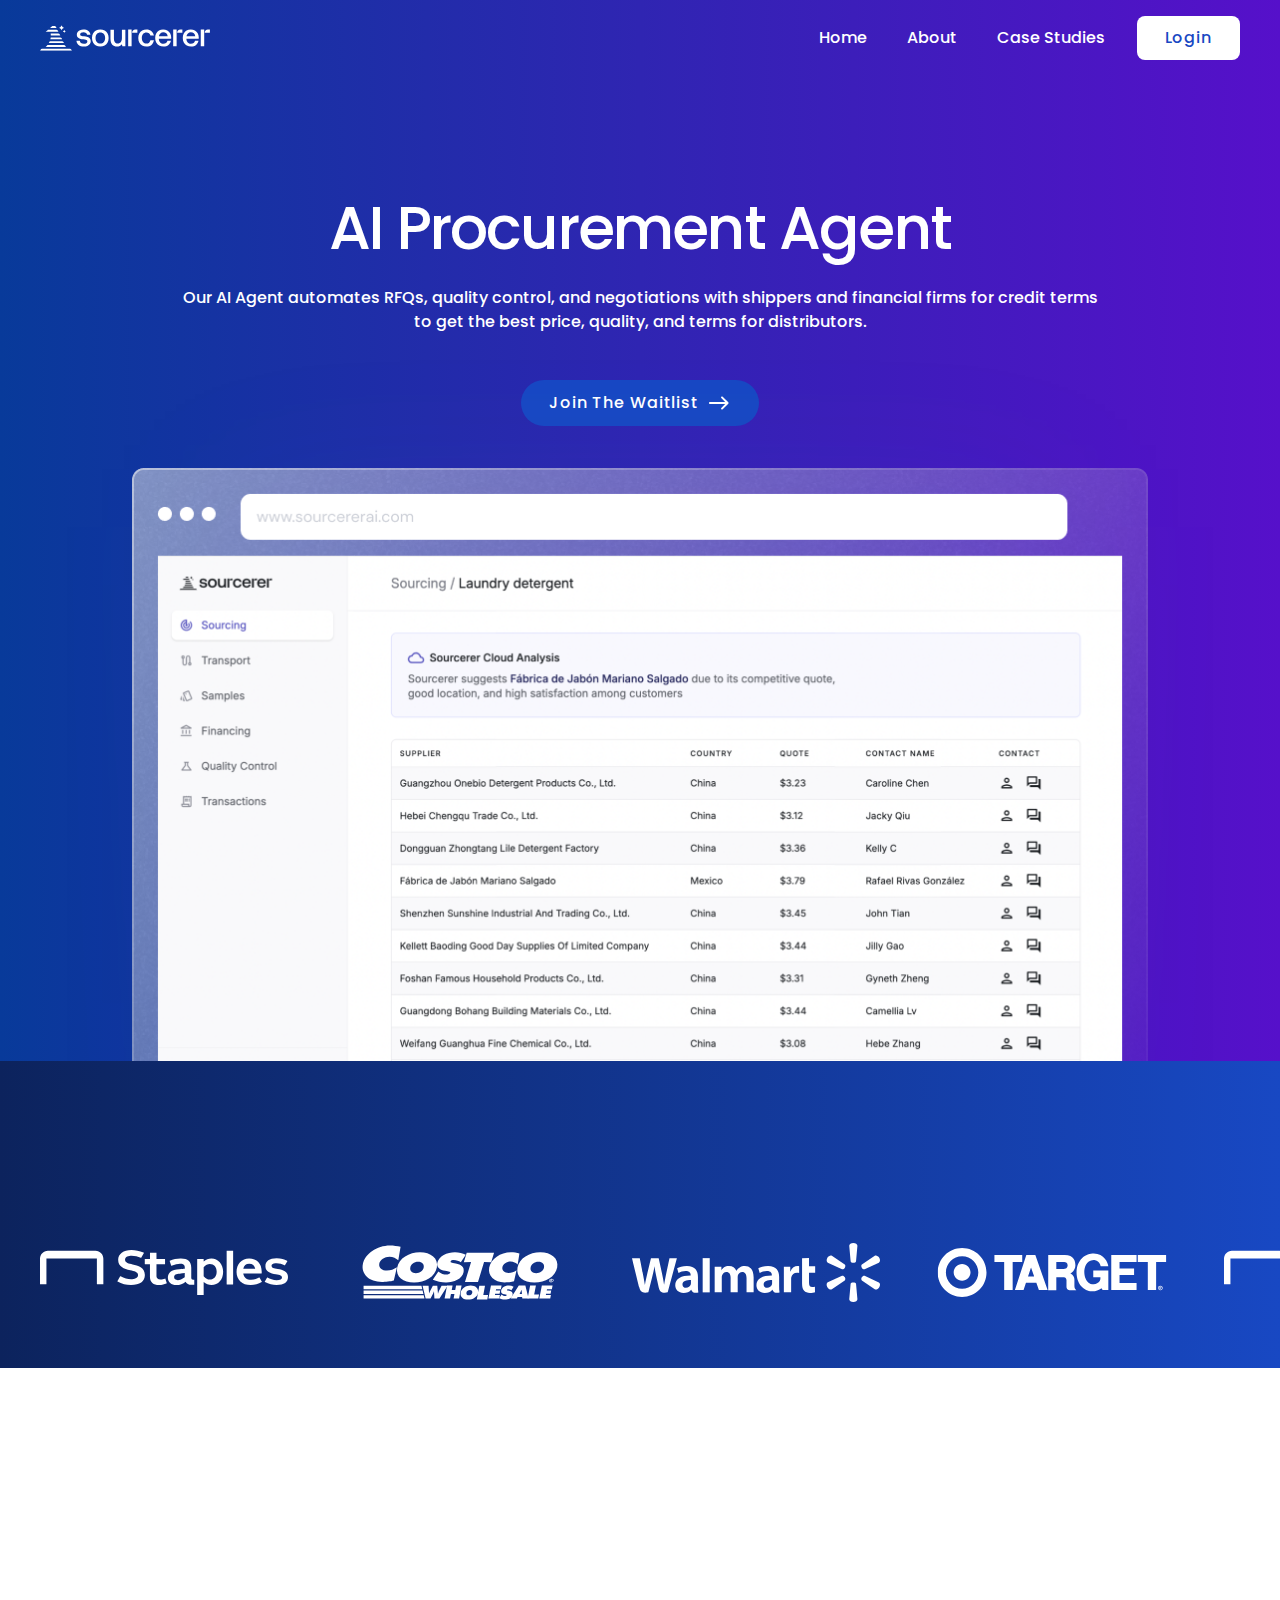
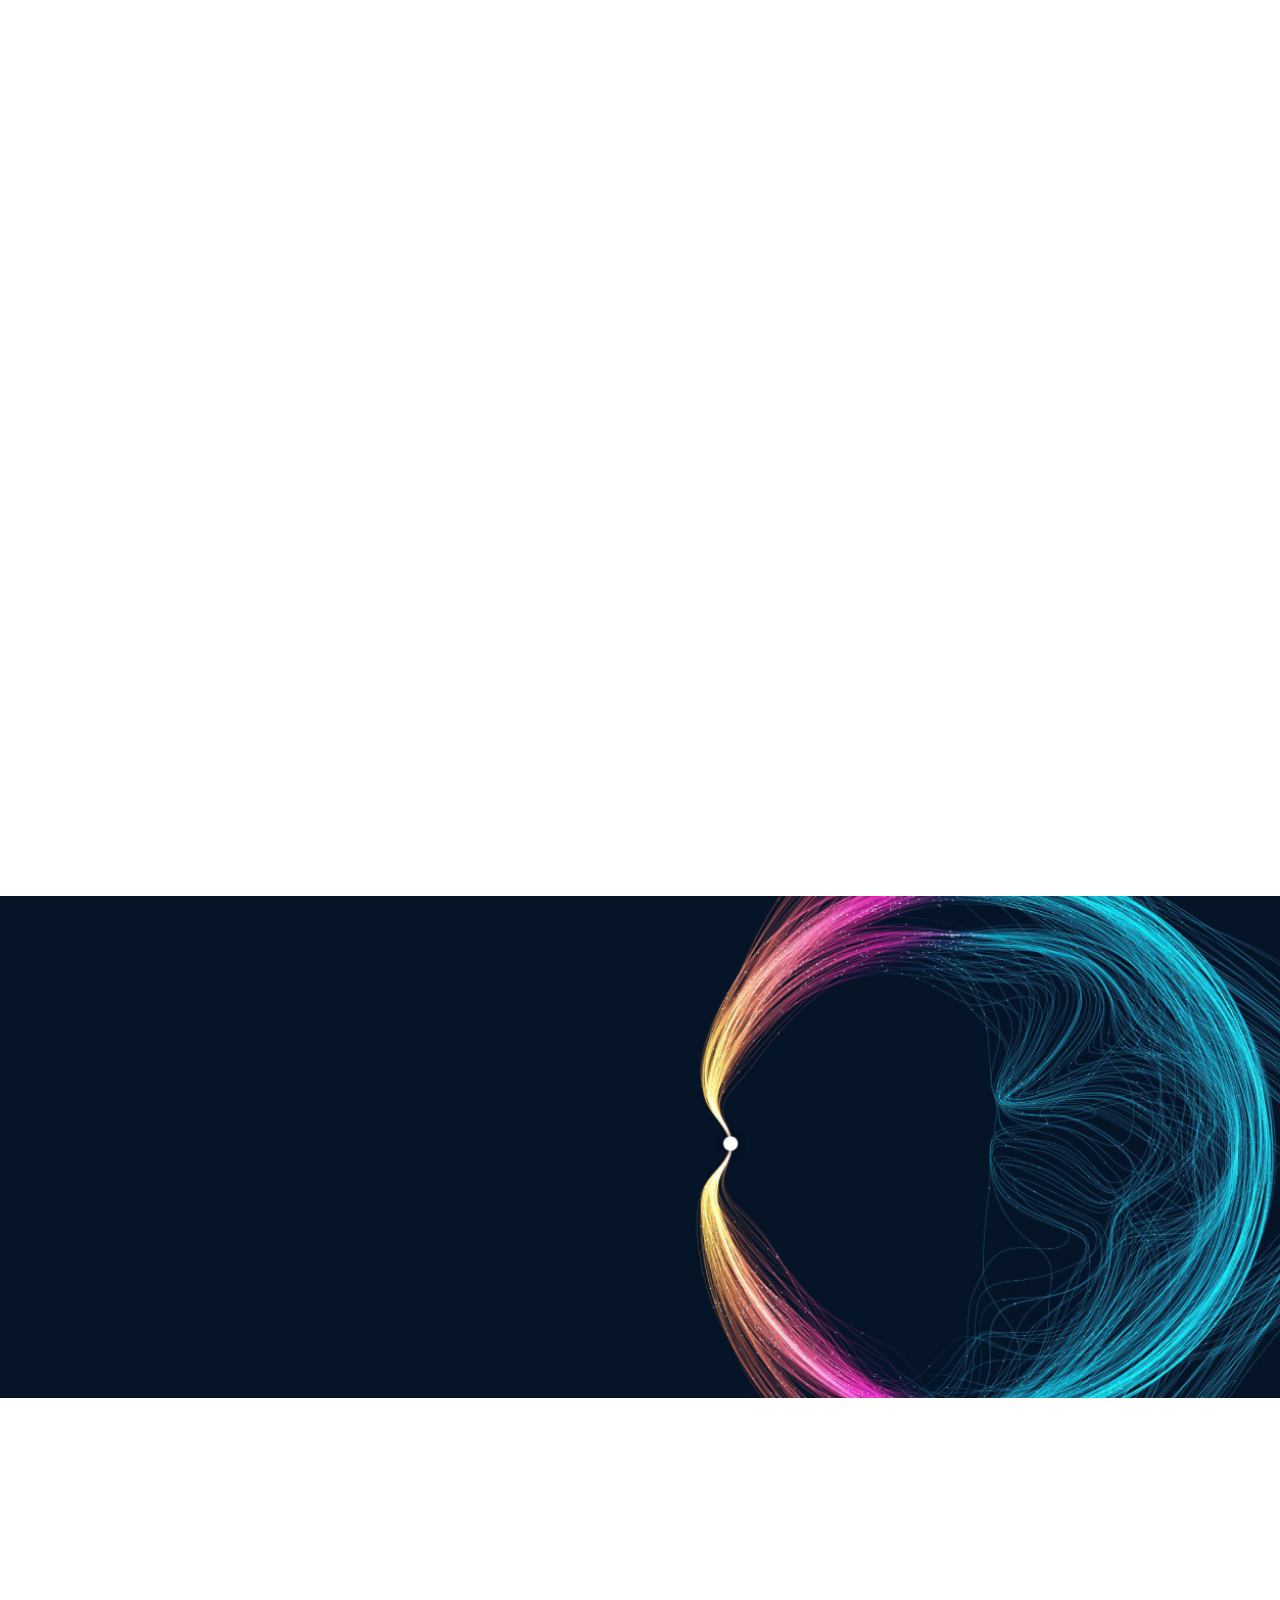
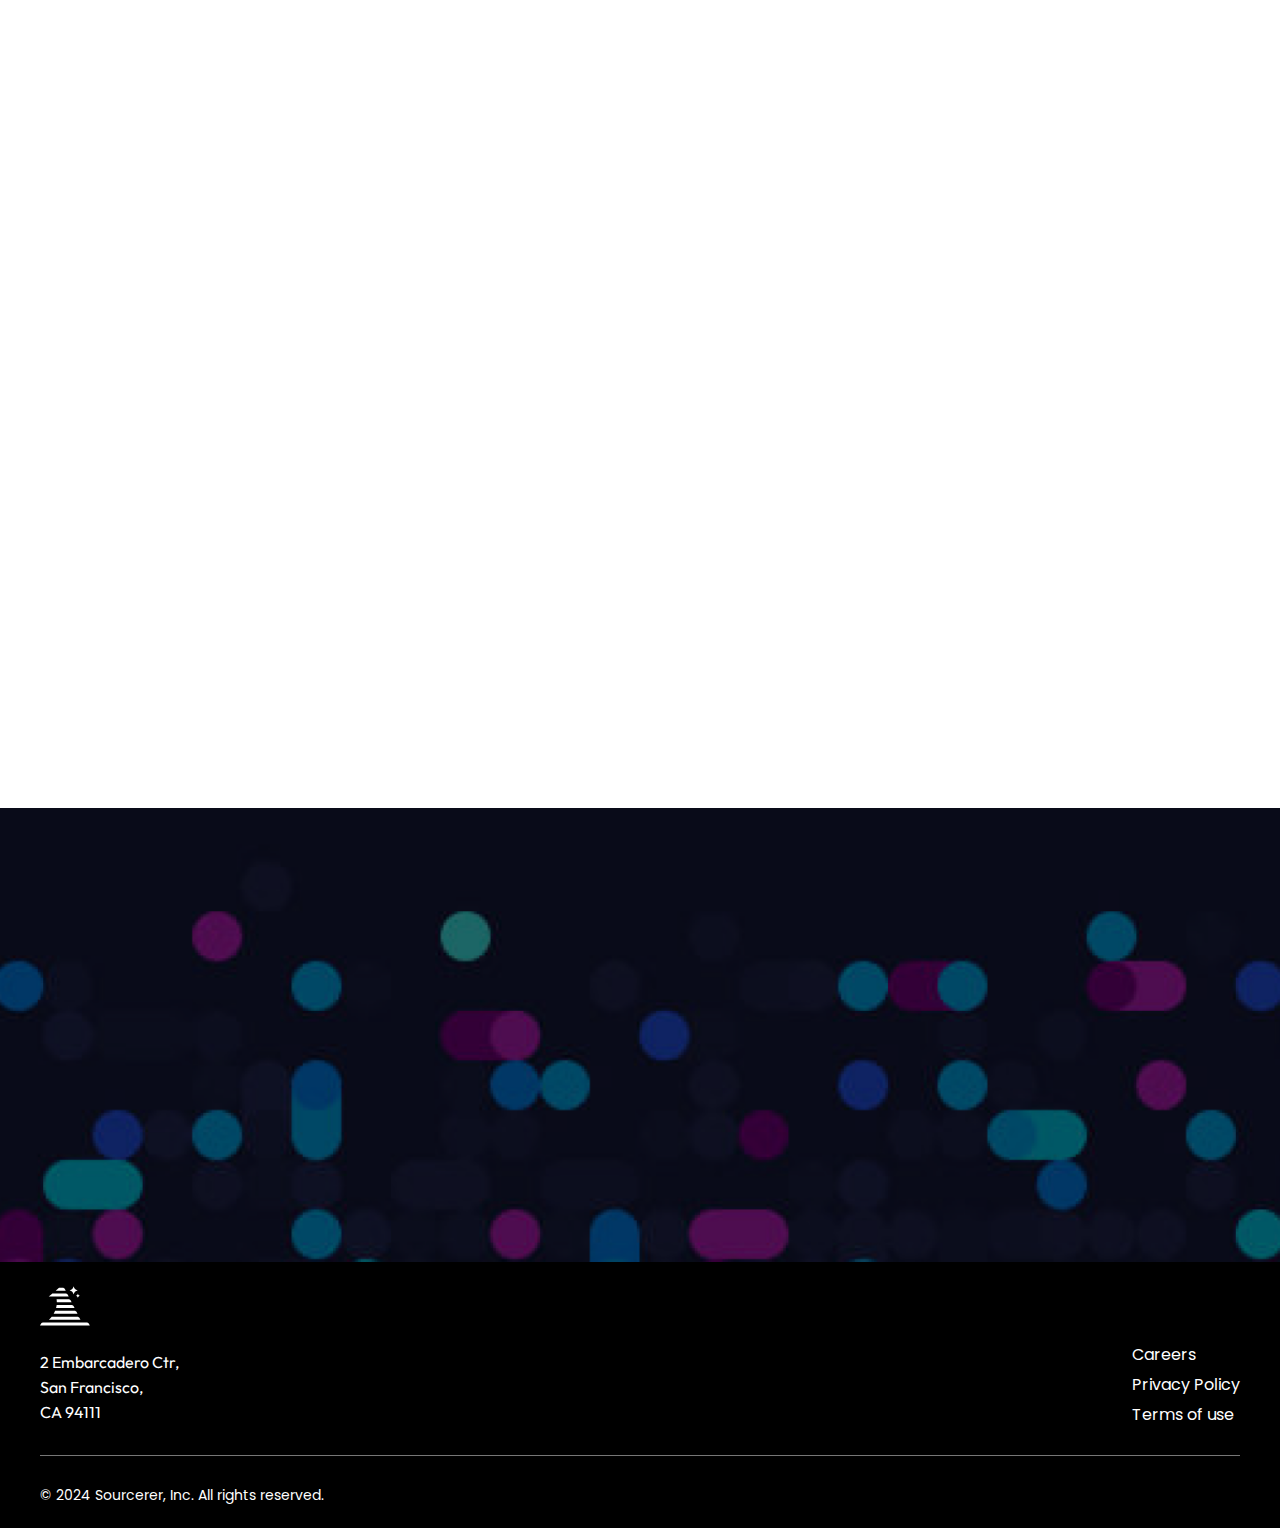
<file: index.html>
<!DOCTYPE html>
<html lang="en">
  <head>
    <meta charset="UTF-8" />
    <meta http-equiv="X-UA-Compatible" content="IE=edge" />
    <meta name="viewport" content="width=device-width, initial-scale=1.0" />
    <link
      rel="icon"
      href="https://www.sourcererdemo.com/favicon.ico"
      type="image/x-icon"
    />
    <link rel="preconnect" href="https://fonts.googleapis.com" />
    <link rel="preconnect" href="https://fonts.gstatic.com" crossorigin />
    <link
      href="https://fonts.googleapis.com/css2?family=Outfit:wght@100..900&family=Poppins:ital,wght@0,100;0,200;0,300;0,400;0,500;0,600;0,700;0,800;0,900;1,100;1,200;1,300;1,400;1,500;1,600;1,700;1,800;1,900&family=Space+Grotesk:wght@300..700&display=swap"
      rel="stylesheet"
    />
    <link rel="stylesheet" href="css/main.css" />

    <title>Home</title>
  </head>

  <body>
    <!-- header start
    =========================================== -->
    <header class="header" id="header">
      <div class="auto__container">
        <div class="header__inner">
          <a href="index.html" class="header__logo">
            <img src="images/logo.svg" alt="logo" />
          </a>
          <div class="nav" id="menu">
            <div class="nav__inner">
              <div class="nav__links">
                <a href="index.html" class="nav__link"> Home</a>
                <a href="about.html" class="nav__link"> About</a>
                <a href="case.html" class="nav__link"> Case Studies </a>
              </div>
              <div class="nav__btn">
                <a href="" class="button white">Login</a>
              </div>
            </div>
          </div>
          <div class="burger" id="menuBtn">
            <span></span>
          </div>
        </div>
      </div>
    </header>
    <!-- header end
    =========================================== -->
    <main class="main">
      <!-- intro start
    =========================================== -->
      <section class="intro">
        <div class="auto__container">
          <div class="intro__inner">
            <div class="intro__inner-content">
              <h1
                class="wow fadeInUp"
                data-wow-duration=".6s"
                data-wow-delay=".2s"
              >
                AI Procurement Agent
              </h1>
              <h6
                class="wow fadeInUp"
                data-wow-duration=".6s"
                data-wow-delay=".3s"
              >
                Our AI Agent automates RFQs, quality control, and negotiations
                with shippers and financial firms for credit terms to get the
                best price, quality, and terms for distributors.
              </h6>
              <div
                class="intro__inner-btn wow fadeInUp"
                data-wow-duration=".6s"
                data-wow-delay=".4s"
              >
                <a href="#" class="button blue">
                  Join the Waitlist
                  <svg>
                    <use xlink:href="#arrow-right"></use>
                  </svg>
                </a>
              </div>
            </div>
            <div
              class="intro__inner-image wow fadeIn"
              data-wow-duration=".6s"
              data-wow-delay=".6s"
            >
              <img src="images/bg.png" alt="" />
            </div>
          </div>
        </div>
      </section>
      <!-- intro end
    =========================================== -->
      <!-- company start
    =========================================== -->
      <section class="company">
        <div class="auto__container">
          <div class="company__head">
            <h4 class="wow fadeIn" data-wow-duration=".6s" data-wow-delay=".2s">
              Companies who trust Sourcerer
            </h4>
            <h6 class="wow fadeIn" data-wow-duration=".6s" data-wow-delay=".4s">
              Distributors use Sourcerer to help manage their procurement
              process and sell into leading retailers
            </h6>
          </div>
          <div class="company__inner">
            <div class="companySlider">
              <div class="companyItem">
                <img src="images/company/1.svg" alt="" />
              </div>
              <div class="companyItem">
                <img src="images/company/2.svg" alt="" />
              </div>
              <div class="companyItem">
                <img src="images/company/3.svg" alt="" />
              </div>
              <div class="companyItem">
                <img src="images/company/4.svg" alt="" />
              </div>
              <div class="companyItem">
                <img src="images/company/1.svg" alt="" />
              </div>
              <div class="companyItem">
                <img src="images/company/2.svg" alt="" />
              </div>
              <div class="companyItem">
                <img src="images/company/3.svg" alt="" />
              </div>
              <div class="companyItem">
                <img src="images/company/4.svg" alt="" />
              </div>
            </div>
          </div>
        </div>
      </section>
      <!-- company end
    =========================================== -->
      <section class="features">
        <div class="auto__container">
          <div class="features__inner">
            <h2 class="wow fadeIn" data-wow-duration=".6s" data-wow-delay=".6s">
              We automate the entire procurement process
            </h2>
            <div class="features__items">
              <div
                class="features__item wow fadeIn"
                data-wow-duration=".6s"
                data-wow-delay=".2s"
              >
                <div class="features__item-icon">
                  <img src="images/icons/card1.svg" alt="" />
                </div>
                <h5>AI-Powered Supplier Selection</h5>
                <p>
                  Sourcerer’s AI agent automates the full sourcing process by
                  reaching out to every potential supplier based on a
                  comprehensive set of criteria, quality, reliability, and past
                  performance. Then compiles all this data in a real-time
                  dashboard.
                </p>
              </div>
              <div
                class="features__item wow fadeIn"
                data-wow-duration=".6s"
                data-wow-delay=".4s"
              >
                <div class="features__item-icon">
                  <img src="images/icons/card2.svg" alt="" />
                </div>
                <h5>Tariff and Freight Monitoring</h5>
                <p>
                  Sourcerer continuously monitors tariffs, freight costs, and
                  other trade-related expenses across different regions. The
                  platform provides real-time updates and automatically selects
                  the ideal supply chain strategies to maximize profit.
                </p>
              </div>
              <div
                class="features__item wow fadeIn"
                data-wow-duration=".6s"
                data-wow-delay=".6s"
              >
                <div class="features__item-icon">
                  <img src="images/icons/card3.svg" alt="" />
                </div>
                <h5>Automated Negotiations</h5>
                <p>
                  Our Agent handles the entire RFQ negotiation process, using AI
                  to analyze market data, supplier performance, and historical
                  pricing trends, reducing the risk of human error and ensuring
                  that companies secure the best possible terms.
                </p>
              </div>
              <div
                class="features__item wow fadeIn"
                data-wow-duration=".6s"
                data-wow-delay=".6s"
              >
                <div class="features__item-icon">
                  <img src="images/icons/card4.svg" alt="" />
                </div>
                <h5>End-to-End Supply Chain Management</h5>
                <p>
                  Sourcerer provides visibility into the entire supply chain,
                  from procurement to delivery. The platform’s AI-driven
                  insights enable companies to optimize their supply chain
                  operations, reducing lead times and improving overall
                  efficiency.
                </p>
              </div>
              <div
                class="features__item wow fadeIn"
                data-wow-duration=".6s"
                data-wow-delay=".4s"
              >
                <div class="features__item-icon">
                  <img src="images/icons/card5.svg" alt="" />
                </div>
                <h5>Quality Assurance</h5>
                <p>
                  Our agent communicates with third-party auditors, books them
                  for inspections, and reviews reports to ensure all products
                  meet the required standards before they are shipped reducing
                  the risk of substandard goods.
                </p>
              </div>
              <div
                class="features__item wow fadeIn"
                data-wow-duration=".6s"
                data-wow-delay=".2s"
              >
                <div class="features__item-icon">
                  <img src="images/icons/card6.svg" alt="" />
                </div>
                <h5>Flexible Financing Options</h5>
                <p>
                  Sourcerer integrates with modern financial services, offering
                  companies more flexible and faster credit options through a
                  network of trade financing firms. Instead of applying to
                  hundreds of credit firms apply to all of them with one click.
                </p>
              </div>
            </div>
          </div>
        </div>
      </section>
      <section class="powerup">
        <div class="powerup__bg">
          <img src="images/powerupBg.jpg" alt="" />
        </div>
        <div class="auto__container">
          <div class="powerup__inner">
            <div class="powerup__content">
              <h3
                class="sm wow fadeInUp"
                data-wow-duration=".6s"
                data-wow-delay=".2s"
              >
                Power up your savings with Group Purchasing
              </h3>
              <p
                class="wow fadeInUp"
                data-wow-duration=".6s"
                data-wow-delay=".4s"
              >
                We find companies just like yours buying the same products to
                help distributors acheives significant cost savings. Our
                platform enables businesses to join forces, negotiate better
                terms, and optimize procurement budgets so you always get the
                lowest price.
              </p>
            </div>
          </div>
        </div>
      </section>
      <!-- info start
    =========================================== -->
      <section class="info" style="display: none">
        <div class="info__bg">
          <img src="./images/info/1.png" alt="" />
        </div>
        <div class="auto__container">
          <div class="info__inner">
            <h2
              class="wow fadeInUp"
              data-wow-duration=".6s"
              data-wow-delay=".2"
            >
              China's no longer the only game in town
            </h2>
            <h6
              class="wow fadeInUp"
              data-wow-duration=".6s"
              data-wow-delay=".4"
            >
              With most companies looking to move away their factories from
              China there is an increased need to find new factories across the
              world. Access a vast network of pre-vetted global suppliers. Our
              platform outperforms traditional sourcing methods by scouring the
              globe for factories all over.
            </h6>
          </div>
        </div>
      </section>
      <!-- info end
  =========================================== -->
      <!-- result start
    =========================================== -->
      <section class="result">
        <div class="auto__container">
          <div class="result__inner">
            <div class="result__inner-top">
              <a
                href="#"
                class="button blue wow fadeInLeft"
                data-wow-duration=".6s"
                data-wow-delay=".2"
              >
                CASE STUDIES
                <svg>
                  <use xlink:href="#arrow-right"></use>
                </svg>
              </a>
              <h2
                class="wow fadeInLeft"
                data-wow-duration=".6s"
                data-wow-delay=".4"
              >
                Electrical Parts Distributor
              </h2>
            </div>
            <div class="result__inner-row">
              <div
                class="resultContent wow fadeInLeft"
                data-wow-duration=".6s"
                data-wow-delay=".6"
              >
                <div class="resultContent__bg">
                  <img src="./images/result-bg.png" alt="" />
                </div>
                <div class="resultContent__inner">
                  <div class="resultContent__top">
                    <div class="resultContent__tag">Background</div>
                  </div>
                  <div class="resultChart">
                    <img src="./images/bar-chart.png" alt="" />
                  </div>
                  <p>
                    An electrical parts distributor was facing significant
                    challenges in managing its procurement processes. The
                    company was spending $1.3 million annually on a specific
                    component and was struggling with inefficiencies in supplier
                    selection, fluctuating freight, and quality control issues.
                    The manual procurement process was time-consuming, prone to
                    errors, and resulted in higher costs.
                  </p>
                </div>
              </div>
              <div
                class="resultInfo wow fadeInRight"
                data-wow-duration=".6s"
                data-wow-delay=".8"
              >
                <div class="resultInfo__title">
                  <h4>Results</h4>
                </div>
                <div class="resultInfo__item">
                  <h4>$550,000</h4>
                  <p>
                    Costs saved on goods by locating optimal supplier and making
                    sourcing process more efficient
                  </p>
                </div>
                <div class="resultInfo__item">
                  <h4>25 hrs weekly</h4>
                  <p>
                    Time saved for procurement team now that tasks are fully
                    automated
                  </p>
                </div>
                <div class="resultInfo__item">
                  <h4>42.31% cost savings</h4>
                  <p>
                    Percentage wise massive results with significant
                    improvements for the entire organization
                  </p>
                </div>
              </div>
            </div>
          </div>
        </div>
      </section>
      <!-- result end
  =========================================== -->
      <!-- info start
    =========================================== -->
      <section class="info">
        <div class="info__bg">
          <img src="./images/info/2.png" alt="" />
        </div>
        <div class="auto__container">
          <div class="info__inner">
            <h2
              class="wow fadeInUp"
              data-wow-duration=".6s"
              data-wow-delay=".2"
            >
              Our Customers sells to leading retailers
            </h2>
            <h6
              class="wow fadeInUp"
              data-wow-duration=".6s"
              data-wow-delay=".5"
            >
              We help distributors using our AI agent eliminate their
              procurement team. Saving millions in headcount and being 40% more
              efficient than human sourcing teams.
            </h6>
            <a
              href="#"
              class="button white wow fadeInUp"
              data-wow-duration=".6s"
              data-wow-delay=".7"
            >
              Join Waitlist
              <svg>
                <use xlink:href="#arrow-right"></use>
              </svg>
            </a>
          </div>
        </div>
      </section>
      <!-- info end
  =========================================== -->
      <!-- footer start
    =========================================== -->
      <footer class="footer">
        <div class="auto__container">
          <div class="footer__inner">
            <div class="footer__inner-row">
              <div class="footer__inner-main">
                <div class="footer__inner-logo">
                  <img src="./images/logo-sm.svg" alt="" />
                </div>
                <p>
                  2 Embarcadero Ctr, <br />
                  San Francisco, <br />
                  CA 94111
                </p>
              </div>
              <div class="footer__inner-links">
                <a href="#"> Careers </a>
                <a href="#"> Privacy Policy </a>
                <a href="#"> Terms of use </a>
              </div>
            </div>
            <div class="footer__inner-copy">
              &copy; 2024 Sourcerer, Inc. All rights reserved.
            </div>
          </div>
        </div>
      </footer>
      <!-- footer end
  =========================================== -->
    </main>
    <svg style="display: none">
      <symbol id="arrow-right" viewBox="0 0 24 24">
        <path
          d="M14.29 5.71047C13.9 6.10047 13.9 6.73047 14.29 7.12047L18.17 11.0005H3C2.45 11.0005 2 11.4505 2 12.0005C2 12.5505 2.45 13.0005 3 13.0005H18.18L14.3 16.8805C13.91 17.2705 13.91 17.9005 14.3 18.2905C14.69 18.6805 15.32 18.6805 15.71 18.2905L21.3 12.7005C21.69 12.3105 21.69 11.6805 21.3 11.2905L15.7 5.71047C15.32 5.32047 14.68 5.32047 14.29 5.71047Z"
          fill="currentCOlor"
        />
      </symbol>
    </svg>
    <script src="js/jquery.js"></script>
    <script src="js/slick.min.js"></script>
    <script src="js/wow.js"></script>
    <script src="js/main.js"></script>
  </body>
</html>
</file>
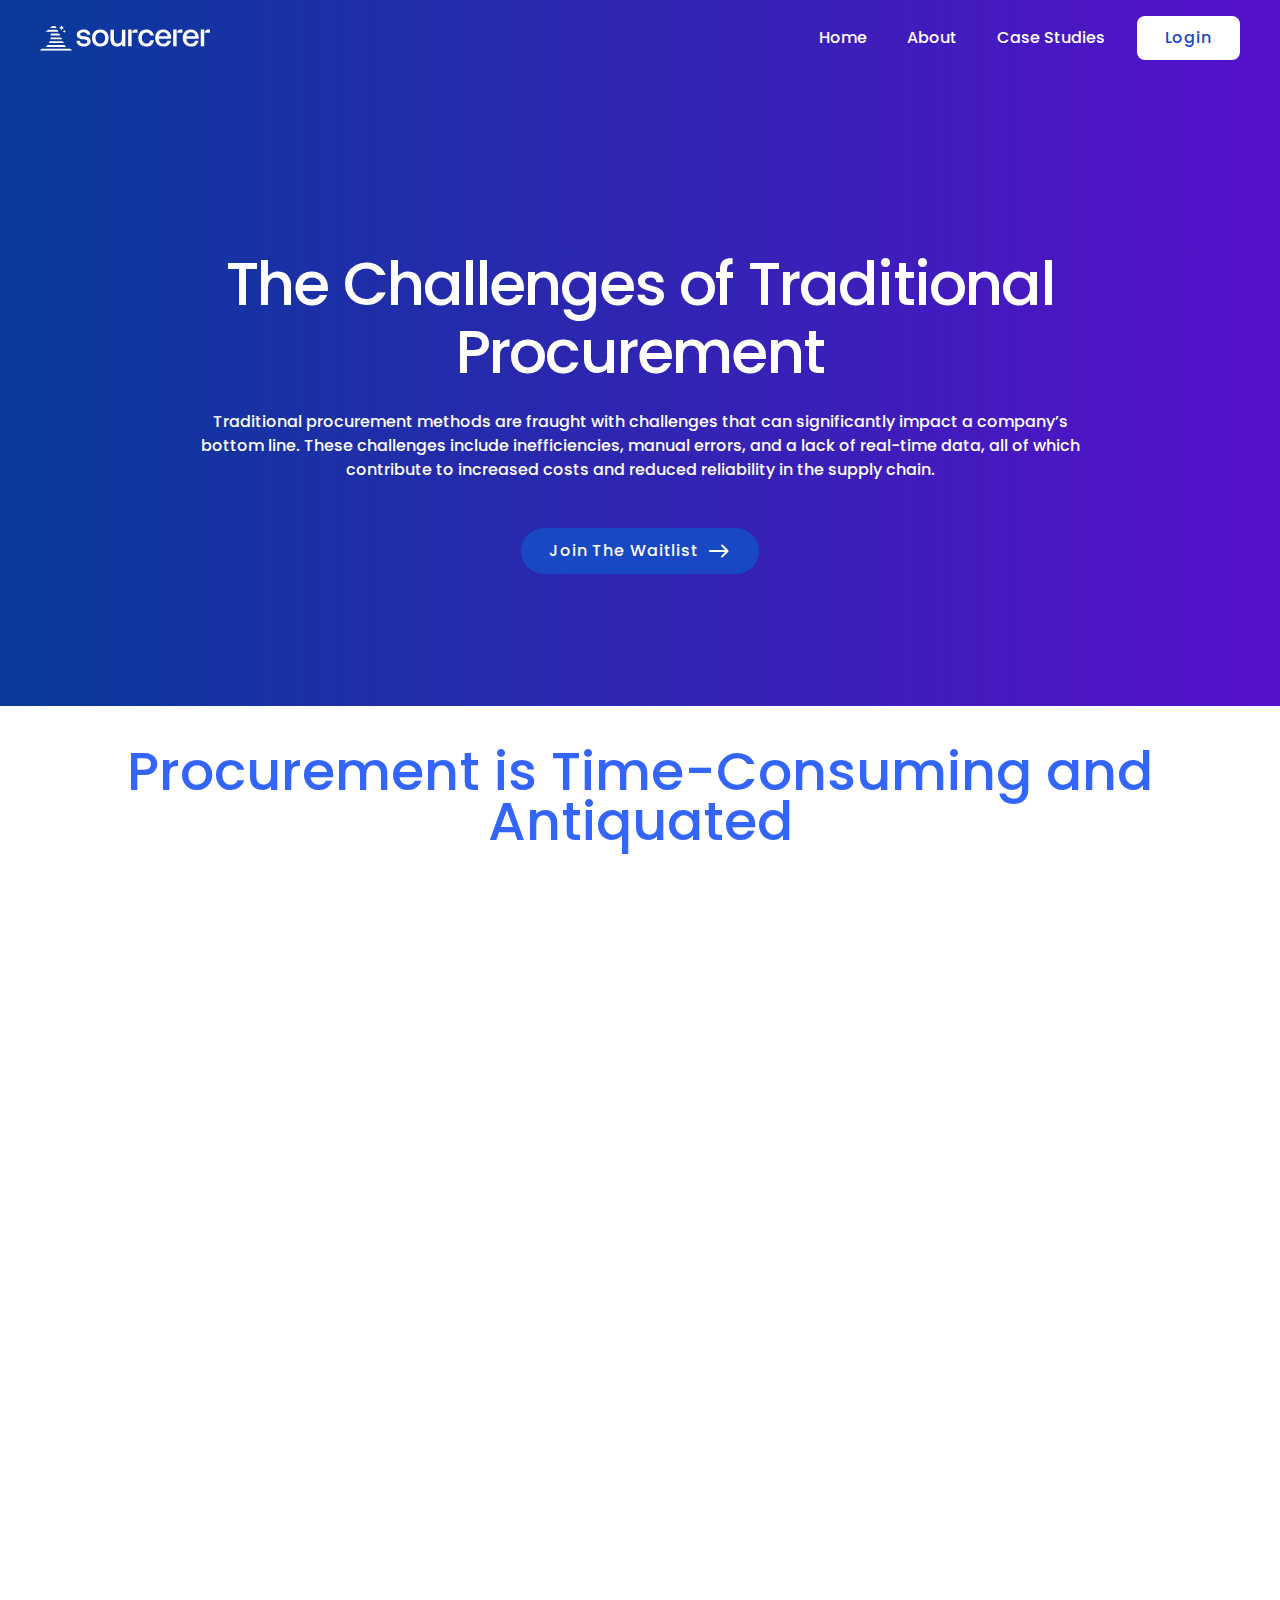
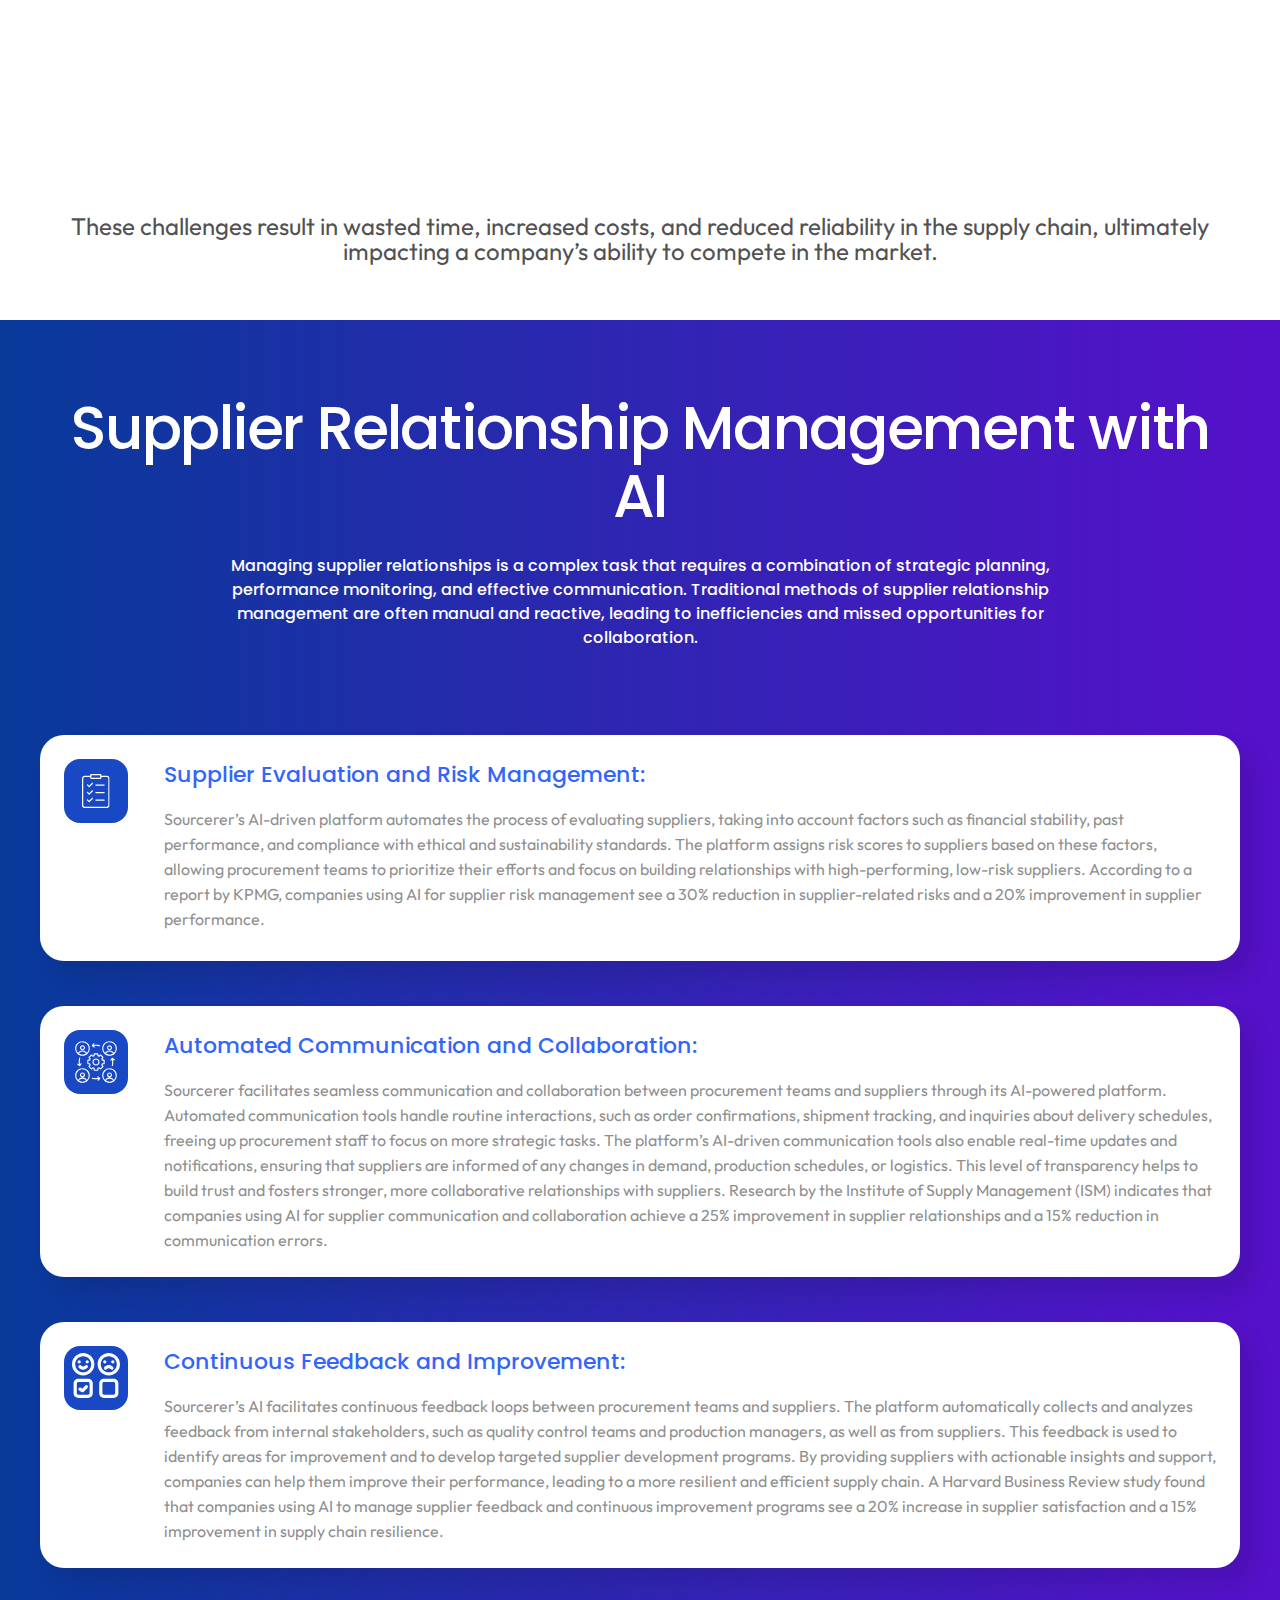
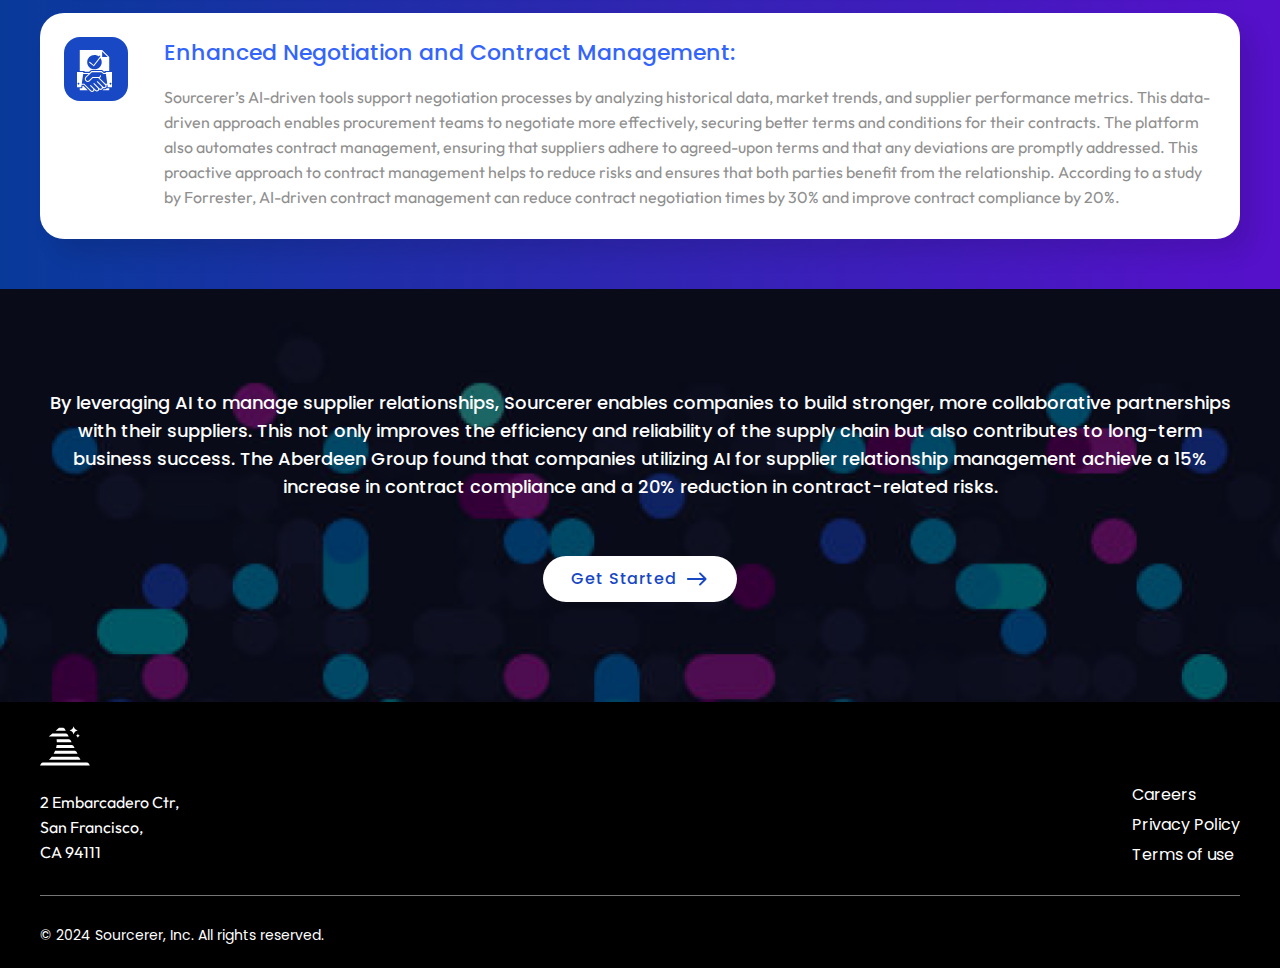
<file: about.html>
<!DOCTYPE html>
<html lang="en">
  <head>
    <meta charset="UTF-8" />
    <meta http-equiv="X-UA-Compatible" content="IE=edge" />
    <meta name="viewport" content="width=device-width, initial-scale=1.0" />
    <link
      rel="icon"
      href="https://www.sourcererdemo.com/favicon.ico"
      type="image/x-icon"
    />
    <link rel="preconnect" href="https://fonts.googleapis.com" />
    <link rel="preconnect" href="https://fonts.gstatic.com" crossorigin />
    <link
      href="https://fonts.googleapis.com/css2?family=Outfit:wght@100..900&family=Poppins:ital,wght@0,100;0,200;0,300;0,400;0,500;0,600;0,700;0,800;0,900;1,100;1,200;1,300;1,400;1,500;1,600;1,700;1,800;1,900&family=Space+Grotesk:wght@300..700&display=swap"
      rel="stylesheet"
    />
    <link rel="stylesheet" href="css/main.css" />
    <title>About</title>
  </head>
  <body>
    <!-- header start
    =========================================== -->
    <header class="header" id="header">
      <div class="auto__container">
        <div class="header__inner">
          <a href="index.html" class="header__logo">
            <img src="images/logo.svg" alt="logo" />
          </a>
          <div class="nav" id="menu">
            <div class="nav__inner">
              <div class="nav__links">
                <a href="index.html" class="nav__link"> Home</a>
                <a href="about.html" class="nav__link"> About</a>
                <a href="case.html" class="nav__link"> Case Studies </a>
              </div>
              <div class="nav__btn">
                <a href="" class="button white">Login</a>
              </div>
            </div>
          </div>
          <div class="burger" id="menuBtn">
            <span></span>
          </div>
        </div>
      </div>
    </header>
    <!-- header end
      =========================================== -->
    <main class="main">
      <!-- hero start
    =========================================== -->
      <section class="hero">
        <div class="auto__container">
          <div class="hero__inner">
            <div class="hero__inner-content">
              <h1
                class="wow fadeInUp"
                data-wow-duration=".6s"
                data-wow-delay=".2s"
              >
                The Challenges of Traditional Procurement
              </h1>
              <h6
                class="wow fadeInUp"
                data-wow-duration=".6s"
                data-wow-delay=".4s"
              >
                Traditional procurement methods are fraught with challenges that
                can significantly impact a company’s bottom line. These
                challenges include inefficiencies, manual errors, and a lack of
                real-time data, all of which contribute to increased costs and
                reduced reliability in the supply chain.
              </h6>
              <div
                class="hero__inner-btn wow fadeInUp"
                data-wow-duration=".6s"
                data-wow-delay=".6s"
              >
                <a href="#" class="button blue">
                  Join the Waitlist
                  <svg>
                    <use xlink:href="#arrow-right"></use>
                  </svg>
                </a>
              </div>
            </div>
          </div>
        </div>
      </section>
      <!-- hero end
      =========================================== -->
      <section class="features">
        <div class="auto__container">
          <div class="features__inner">
            <h2
              class="wow fadeInUp"
              data-wow-duration=".6s"
              data-wow-delay=".2s"
            >
              Procurement is Time-Consuming and Antiquated
            </h2>
            <div class="features__items">
              <div
                class="features__item wow fadeIn"
                data-wow-duration=".6s"
                data-wow-delay=".2s"
              >
                <div class="features__item-icon">
                  <img src="images/icons/card11.svg" alt="" />
                </div>
                <h5>Inefficient Supplier Selection</h5>
                <p>
                  The process of selecting suppliers is time-consuming.
                  Companies typically send out multiple Requests for Quotations
                  (RFQs) and evaluate bids based on various criteria, including
                  price, quality, and delivery times. This manual process is
                  prone to errors and result in the selection of suboptimal
                  suppliers, leading to higher costs and potential quality
                  issues.
                </p>
              </div>
              <div
                class="features__item wow fadeIn"
                data-wow-duration=".6s"
                data-wow-delay=".4s"
              >
                <div class="features__item-icon">
                  <img src="images/icons/card22.svg" alt="" />
                </div>
                <h5>Volatile Tariffs and Freight Costs</h5>
                <p>
                  Tariffs and freight costs can fluctuate rapidly due to changes
                  in trade policies, economic conditions, and geopolitical
                  events. Traditional procurement processes often lack the
                  agility to respond to these changes in real time, resulting in
                  unexpected cost increases and reduced profit margins.
                </p>
              </div>
              <div
                class="features__item wow fadeIn"
                data-wow-duration=".6s"
                data-wow-delay=".6s"
              >
                <div class="features__item-icon">
                  <img src="images/icons/card33.svg" alt="" />
                </div>
                <h5>Quality Control Issues</h5>
                <p>
                  Ensuring that suppliers consistently meet quality standards is
                  a significant challenge, particularly when dealing with
                  international suppliers. Traditional procurement methods often
                  rely on periodic quality checks, which can result in delays
                  and the acceptance of substandard products..
                </p>
              </div>
              <div
                class="features__item wow fadeIn"
                data-wow-duration=".6s"
                data-wow-delay=".6s"
              >
                <div class="features__item-icon">
                  <img src="images/icons/card44.svg" alt="" />
                </div>
                <h5>Corruption and Fraud</h5>
                <p>
                  The involvement of procurement teams can introduce risks of
                  corruption and fraud. For example, agents may accept kickbacks
                  from suppliers in exchange for selecting more expensive
                  options, or they may inflate prices to increase their
                  commissions.
                </p>
              </div>
              <div
                class="features__item wow fadeIn"
                data-wow-duration=".6s"
                data-wow-delay=".4s"
              >
                <div class="features__item-icon">
                  <img src="images/icons/card55.svg" alt="" />
                </div>
                <h5>Outdated Financing</h5>
                <p>
                  Traditional financing methods, such as bank loans and lines of
                  credit, can be slow and inflexible. The lengthy approval
                  processes and high costs associated with these options can
                  create cash flow challenges for companies, particularly when
                  dealing with large procurement orders.
                </p>
              </div>
              <div
                class="features__item wow fadeIn"
                data-wow-duration=".6s"
                data-wow-delay=".2s"
              >
                <div class="features__item-icon">
                  <img src="images/icons/card66.svg" alt="" />
                </div>
                <h5>Communication Barriers</h5>
                <p>
                  Language differences and miscommunication between procurement
                  teams and suppliers can lead to costly errors, such as
                  incorrect specifications, delayed orders, and disputes over
                  contract terms.
                </p>
              </div>
            </div>
            <div class="features__desc">
              <p>
                These challenges result in wasted time, increased costs, and
                reduced reliability in the supply chain, ultimately impacting a
                company’s ability to compete in the market.
              </p>
            </div>
          </div>
        </div>
      </section>
      <!-- supplier start
    =========================================== -->
      <section class="supplier">
        <div class="auto__container">
          <div class="supplier__inner">
            <div class="supplier__inner-title">
              <h1>Supplier Relationship Management with AI</h1>
              <h6>
                Managing supplier relationships is a complex task that requires
                a combination of strategic planning, performance monitoring, and
                effective communication. Traditional methods of supplier
                relationship management are often manual and reactive, leading
                to inefficiencies and missed opportunities for collaboration.
              </h6>
            </div>
            <div class="supplier__inner-col">
              <div class="supplierItem">
                <div class="supplierItem__icon">
                  <img src="./images/icons/supplier/1.svg" alt="" />
                </div>
                <div class="supplierItem__content">
                  <h5>Supplier Evaluation and Risk Management:</h5>
                  <p>
                    Sourcerer’s AI-driven platform automates the process of
                    evaluating suppliers, taking into account factors such as
                    financial stability, past performance, and compliance with
                    ethical and sustainability standards. The platform assigns
                    risk scores to suppliers based on these factors, allowing
                    procurement teams to prioritize their efforts and focus on
                    building relationships with high-performing, low-risk
                    suppliers. According to a report by KPMG, companies using AI
                    for supplier risk management see a 30% reduction in
                    supplier-related risks and a 20% improvement in supplier
                    performance.
                  </p>
                </div>
              </div>
              <div class="supplierItem">
                <div class="supplierItem__icon">
                  <img src="./images/icons/supplier/2.svg" alt="" />
                </div>
                <div class="supplierItem__content">
                  <h5>Automated Communication and Collaboration:</h5>
                  <p>
                    Sourcerer facilitates seamless communication and
                    collaboration between procurement teams and suppliers
                    through its AI-powered platform. Automated communication
                    tools handle routine interactions, such as order
                    confirmations, shipment tracking, and inquiries about
                    delivery schedules, freeing up procurement staff to focus on
                    more strategic tasks. The platform’s AI-driven communication
                    tools also enable real-time updates and notifications,
                    ensuring that suppliers are informed of any changes in
                    demand, production schedules, or logistics. This level of
                    transparency helps to build trust and fosters stronger, more
                    collaborative relationships with suppliers. Research by the
                    Institute of Supply Management (ISM) indicates that
                    companies using AI for supplier communication and
                    collaboration achieve a 25% improvement in supplier
                    relationships and a 15% reduction in communication errors.
                  </p>
                </div>
              </div>
              <div class="supplierItem">
                <div class="supplierItem__icon">
                  <img src="./images/icons/supplier/3.svg" alt="" />
                </div>
                <div class="supplierItem__content">
                  <h5>Continuous Feedback and Improvement:</h5>
                  <p>
                    Sourcerer’s AI facilitates continuous feedback loops between
                    procurement teams and suppliers. The platform automatically
                    collects and analyzes feedback from internal stakeholders,
                    such as quality control teams and production managers, as
                    well as from suppliers. This feedback is used to identify
                    areas for improvement and to develop targeted supplier
                    development programs. By providing suppliers with actionable
                    insights and support, companies can help them improve their
                    performance, leading to a more resilient and efficient
                    supply chain. A Harvard Business Review study found that
                    companies using AI to manage supplier feedback and
                    continuous improvement programs see a 20% increase in
                    supplier satisfaction and a 15% improvement in supply chain
                    resilience.
                  </p>
                </div>
              </div>
              <div class="supplierItem">
                <div class="supplierItem__icon">
                  <img src="./images/icons/supplier/4.svg" alt="" />
                </div>
                <div class="supplierItem__content">
                  <h5>Enhanced Negotiation and Contract Management:</h5>
                  <p>
                    Sourcerer’s AI-driven tools support negotiation processes by
                    analyzing historical data, market trends, and supplier
                    performance metrics. This data-driven approach enables
                    procurement teams to negotiate more effectively, securing
                    better terms and conditions for their contracts. The
                    platform also automates contract management, ensuring that
                    suppliers adhere to agreed-upon terms and that any
                    deviations are promptly addressed. This proactive approach
                    to contract management helps to reduce risks and ensures
                    that both parties benefit from the relationship. According
                    to a study by Forrester, AI-driven contract management can
                    reduce contract negotiation times by 30% and improve
                    contract compliance by 20%.
                  </p>
                </div>
              </div>
            </div>
          </div>
        </div>
      </section>
      <!-- supplier end
    =========================================== -->
      <!-- info start
    =========================================== -->
      <section class="info">
        <div class="info__bg">
          <img src="./images/info/2.png" alt="" />
        </div>
        <div class="auto__container">
          <div class="info__inner">
            <h5 class="sm">
              By leveraging AI to manage supplier relationships, Sourcerer
              enables companies to build stronger, more collaborative
              partnerships with their suppliers. This not only improves the
              efficiency and reliability of the supply chain but also
              contributes to long-term business success. The Aberdeen Group
              found that companies utilizing AI for supplier relationship
              management achieve a 15% increase in contract compliance and a 20%
              reduction in contract-related risks.
            </h5>
            <a href="#" class="button white">
              Get Started
              <svg>
                <use xlink:href="#arrow-right"></use>
              </svg>
            </a>
          </div>
        </div>
      </section>
      <!-- info end
    =========================================== -->
    </main>

    <!-- footer start
    =========================================== -->
    <footer class="footer">
      <div class="auto__container">
        <div class="footer__inner">
          <div class="footer__inner-row">
            <div class="footer__inner-main">
              <div class="footer__inner-logo">
                <img src="./images/logo-sm.svg" alt="" />
              </div>
              <p>
                2 Embarcadero Ctr, <br />
                San Francisco, <br />
                CA 94111
              </p>
            </div>
            <div class="footer__inner-links">
              <a href="#"> Careers </a>
              <a href="#"> Privacy Policy </a>
              <a href="#"> Terms of use </a>
            </div>
          </div>
          <div class="footer__inner-copy">
            &copy; 2024 Sourcerer, Inc. All rights reserved.
          </div>
        </div>
      </div>
    </footer>
    <!-- footer end
  =========================================== -->
    <svg style="display: none">
      <symbol id="arrow-right" viewBox="0 0 24 24">
        <path
          d="M14.29 5.71047C13.9 6.10047 13.9 6.73047 14.29 7.12047L18.17 11.0005H3C2.45 11.0005 2 11.4505 2 12.0005C2 12.5505 2.45 13.0005 3 13.0005H18.18L14.3 16.8805C13.91 17.2705 13.91 17.9005 14.3 18.2905C14.69 18.6805 15.32 18.6805 15.71 18.2905L21.3 12.7005C21.69 12.3105 21.69 11.6805 21.3 11.2905L15.7 5.71047C15.32 5.32047 14.68 5.32047 14.29 5.71047Z"
          fill="currentCOlor"
        />
      </symbol>
    </svg>
    <script src="js/jquery.js"></script>
    <script src="js/slick.min.js"></script>
    <script src="js/wow.js"></script>
    <script src="js/main.js"></script>
  </body>
</html>
</file>
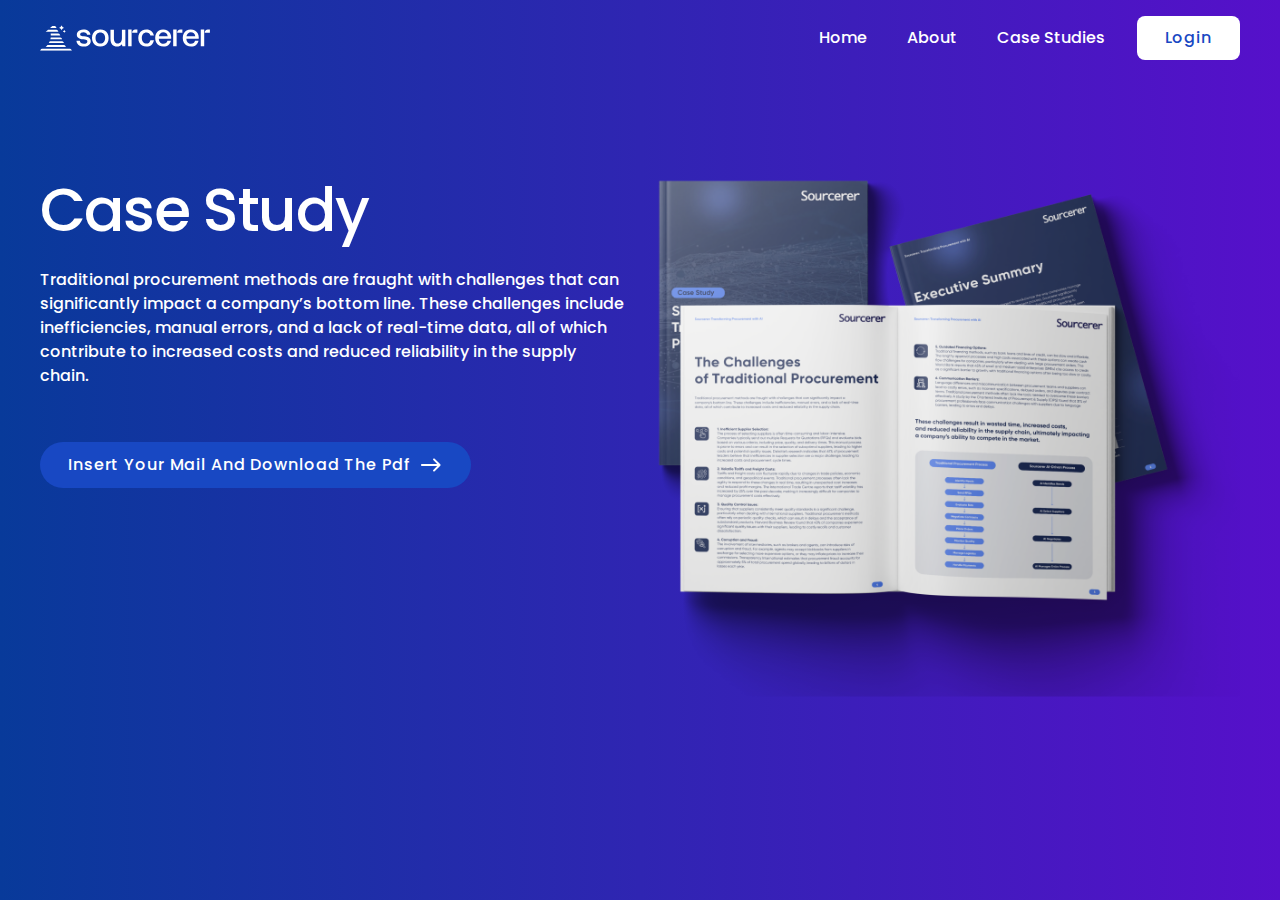
<file: case.html>
<!DOCTYPE html>
<html lang="en">
  <head>
    <meta charset="UTF-8" />
    <meta http-equiv="X-UA-Compatible" content="IE=edge" />
    <meta name="viewport" content="width=device-width, initial-scale=1.0" />
    <link
      rel="icon"
      href="https://www.sourcererdemo.com/favicon.ico"
      type="image/x-icon"
    />
    <link rel="preconnect" href="https://fonts.googleapis.com" />
    <link rel="preconnect" href="https://fonts.gstatic.com" crossorigin />
    <link
      href="https://fonts.googleapis.com/css2?family=Outfit:wght@100..900&family=Poppins:ital,wght@0,100;0,200;0,300;0,400;0,500;0,600;0,700;0,800;0,900;1,100;1,200;1,300;1,400;1,500;1,600;1,700;1,800;1,900&family=Space+Grotesk:wght@300..700&display=swap"
      rel="stylesheet"
    />
    <link rel="stylesheet" href="css/main.css" />
    <title>Case study</title>
  </head>
  <body>
    <!-- header start
    =========================================== -->
    <header class="header">
      <div class="auto__container">
        <div class="header__inner">
          <a href="index.html" class="header__logo">
            <img src="images/logo.svg" alt="logo" />
          </a>
          <div class="nav" id="menu">
            <div class="nav__inner">
              <div class="nav__links">
                <a href="index.html" class="nav__link"> Home</a>
                <a href="about.html" class="nav__link"> About</a>
                <a href="case.html" class="nav__link"> Case Studies </a>
              </div>
              <div class="nav__btn">
                <a href="" class="button white">Login</a>
              </div>
            </div>
          </div>
          <div class="burger" id="menuBtn">
            <span></span>
          </div>
        </div>
      </div>
    </header>
    <!-- header end
      =========================================== -->
    <main class="main">
      <!-- case start
    =========================================== -->
      <section class="case">
        <div class="auto__container">
          <div class="case__inner">
            <div class="case__inner-content">
              <h1
                class="wow fadeInUp"
                data-wow-duration=".6s"
                data-wow-delay=".2s"
              >
                Case Study
              </h1>
              <h6
                class="wow fadeInUp"
                data-wow-duration=".6s"
                data-wow-delay=".4s"
              >
                Traditional procurement methods are fraught with challenges that
                can significantly impact a company’s bottom line. These
                challenges include inefficiencies, manual errors, and a lack of
                real-time data, all of which contribute to increased costs and
                reduced reliability in the supply chain.
              </h6>
              <a
                href="#"
                class="button blue wow fadeInUp"
                data-wow-duration=".6s"
                data-wow-delay=".6s"
              >
                Insert your mail and Download the Pdf
                <svg>
                  <use xlink:href="#arrow-right"></use>
                </svg>
              </a>
            </div>
            <div
              class="case__inner-image wow fadeIn"
              data-wow-duration=".6s"
              data-wow-delay=".6s"
            >
              <img src="images/case.png" alt="" />
            </div>
          </div>
        </div>
      </section>
      <!-- case end
    =========================================== -->
    </main>

    <svg style="display: none">
      <symbol id="arrow-right" viewBox="0 0 24 24">
        <path
          d="M14.29 5.71047C13.9 6.10047 13.9 6.73047 14.29 7.12047L18.17 11.0005H3C2.45 11.0005 2 11.4505 2 12.0005C2 12.5505 2.45 13.0005 3 13.0005H18.18L14.3 16.8805C13.91 17.2705 13.91 17.9005 14.3 18.2905C14.69 18.6805 15.32 18.6805 15.71 18.2905L21.3 12.7005C21.69 12.3105 21.69 11.6805 21.3 11.2905L15.7 5.71047C15.32 5.32047 14.68 5.32047 14.29 5.71047Z"
          fill="currentCOlor"
        />
      </symbol>
    </svg>
    <script src="js/wow.js"></script>
    <script src="js/main.js"></script>
  </body>
</html>
</file>
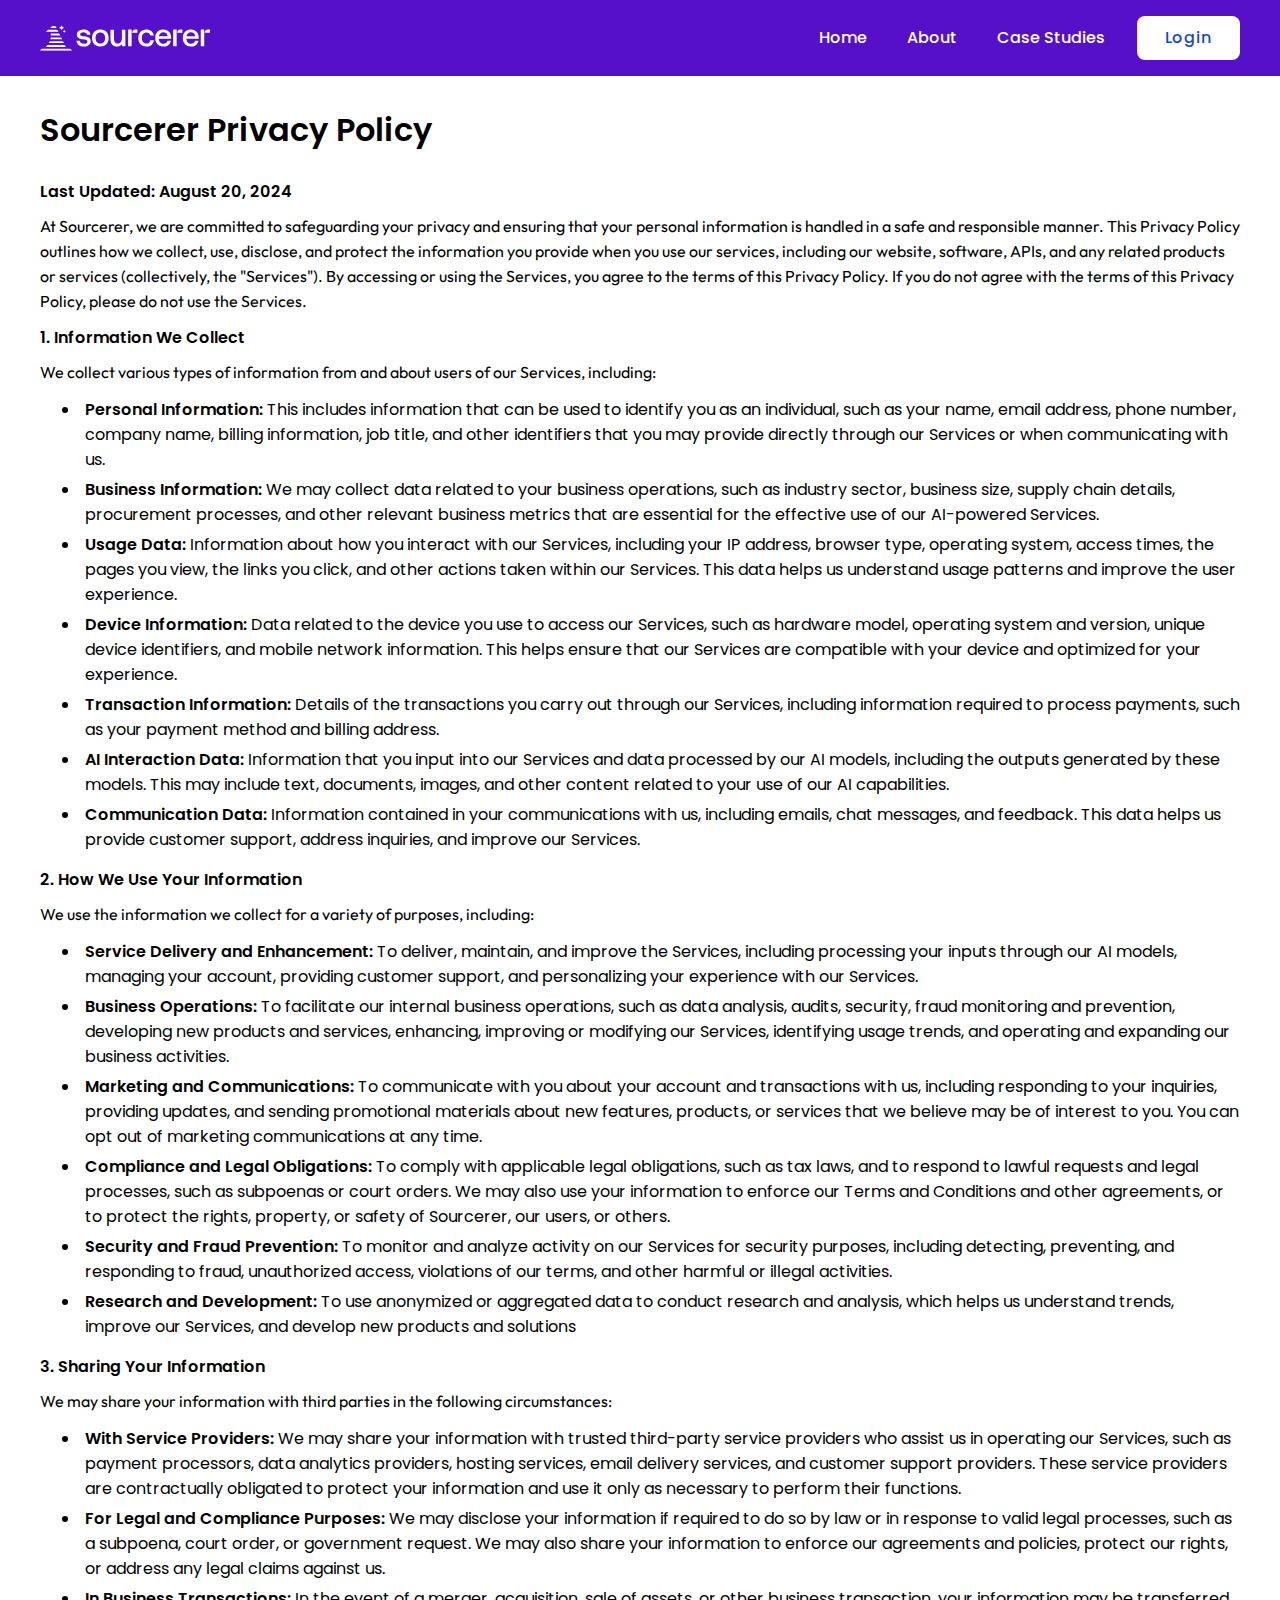
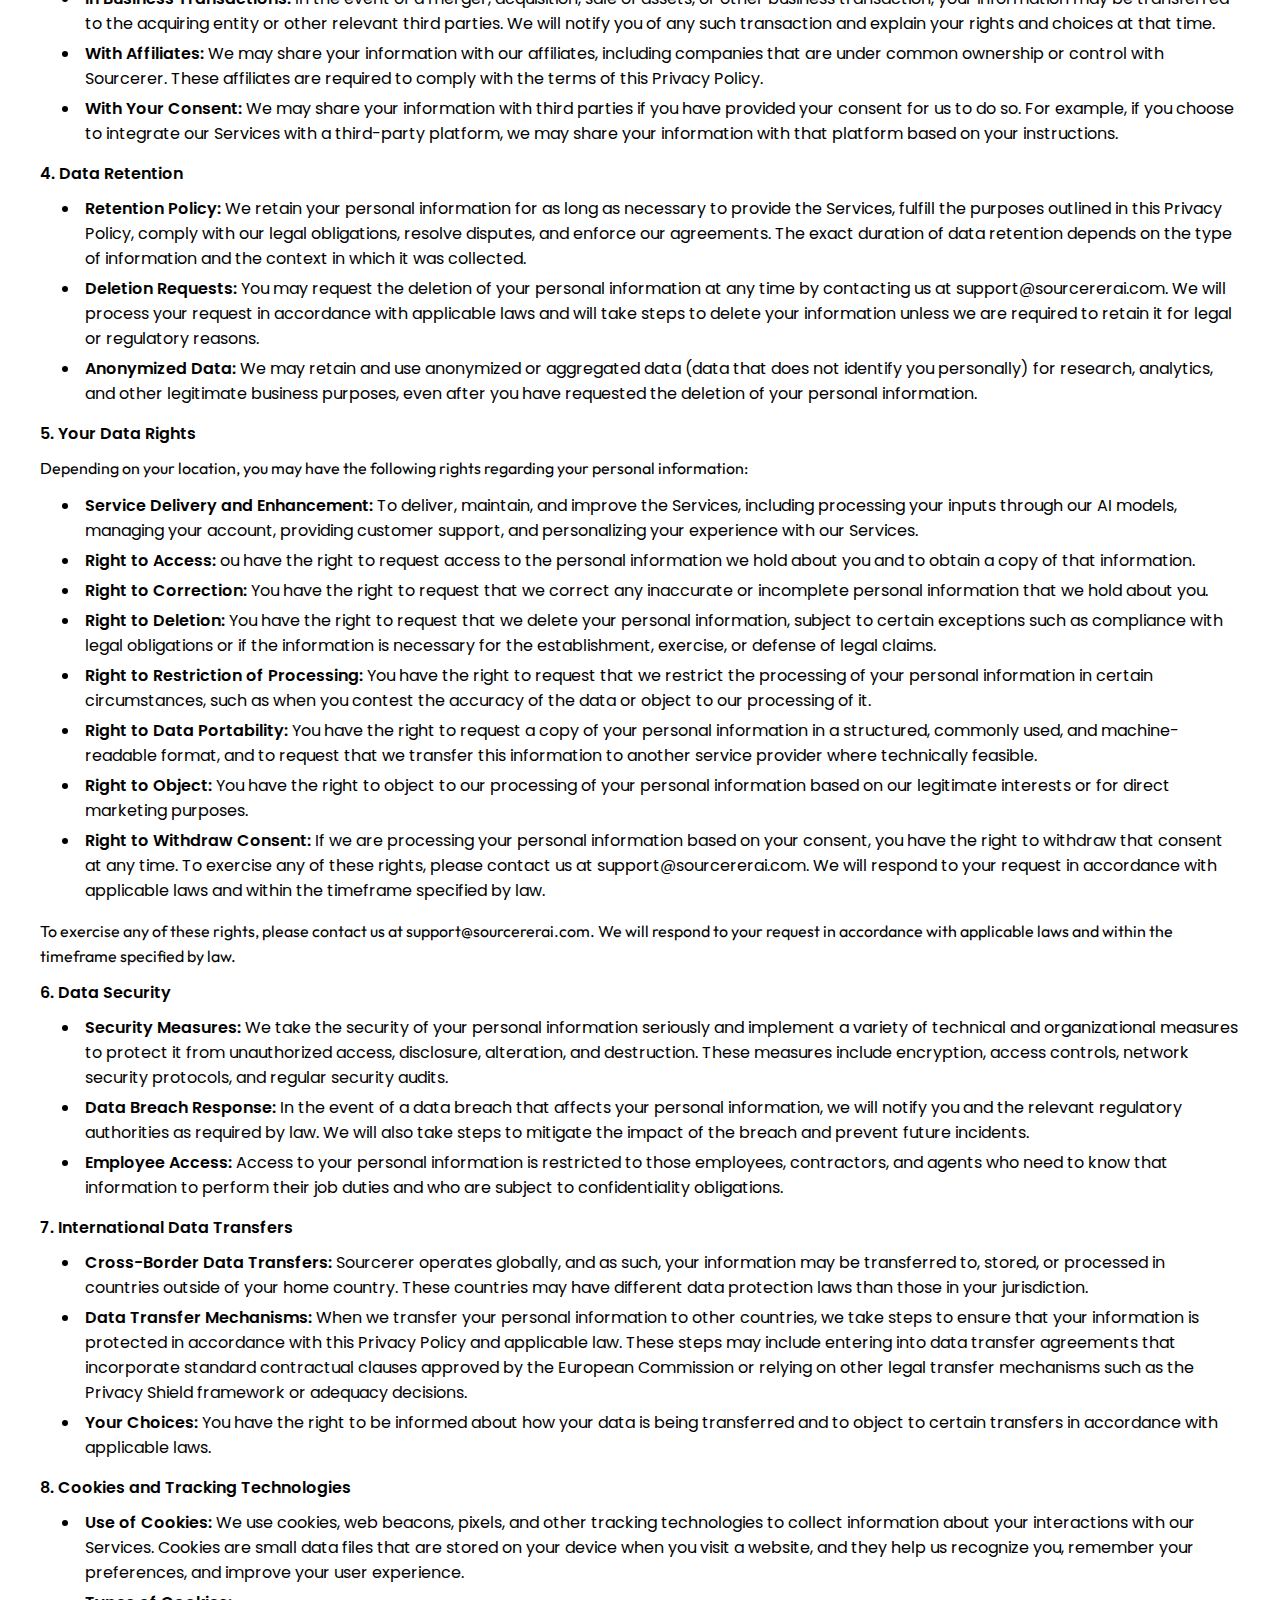
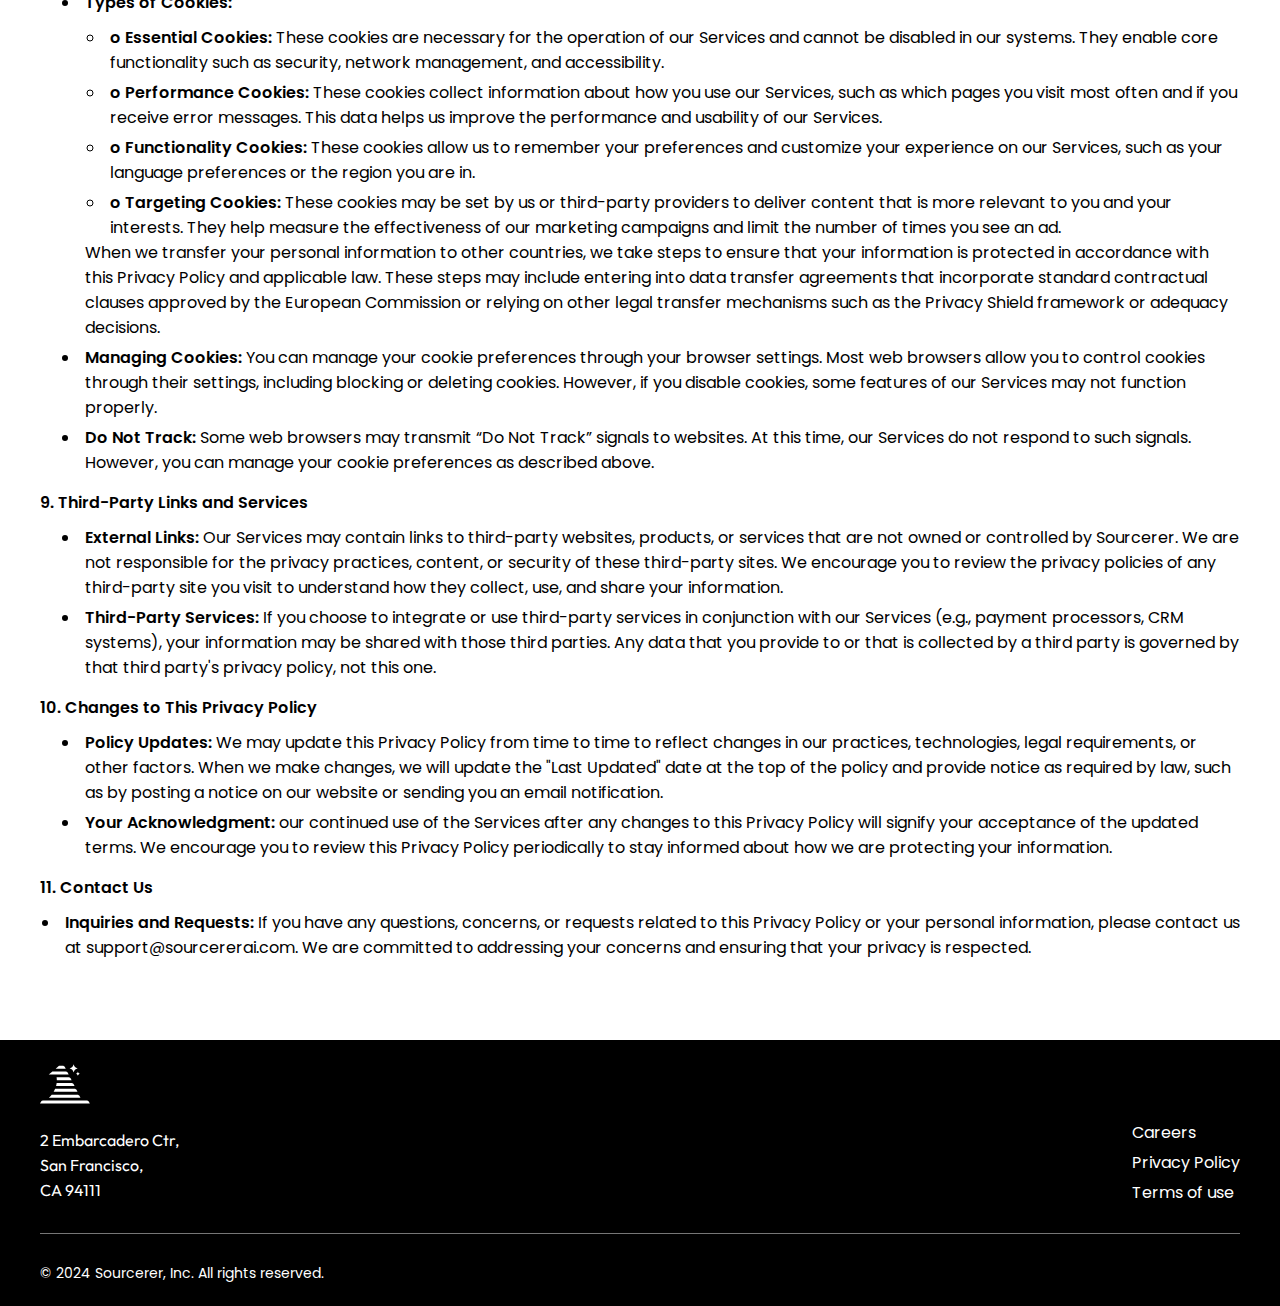
<file: privacy.html>
<!DOCTYPE html>
<html lang="en">
  <head>
    <meta charset="UTF-8" />
    <meta http-equiv="X-UA-Compatible" content="IE=edge" />
    <meta name="viewport" content="width=device-width, initial-scale=1.0" />
    <link
      rel="icon"
      href="https://www.sourcererdemo.com/favicon.ico"
      type="image/x-icon"
    />
    <link rel="preconnect" href="https://fonts.googleapis.com" />
    <link rel="preconnect" href="https://fonts.gstatic.com" crossorigin />
    <link
      href="https://fonts.googleapis.com/css2?family=Outfit:wght@100..900&family=Poppins:ital,wght@0,100;0,200;0,300;0,400;0,500;0,600;0,700;0,800;0,900;1,100;1,200;1,300;1,400;1,500;1,600;1,700;1,800;1,900&family=Space+Grotesk:wght@300..700&display=swap"
      rel="stylesheet"
    />
    <link rel="stylesheet" href="css/main.css" />

    <title>Privacy Policy</title>
  </head>

  <body>
    <!-- header start
    =========================================== -->
    <header class="header dark" id="header">
      <div class="auto__container">
        <div class="header__inner">
          <a href="index.html" class="header__logo">
            <img src="images/logo.svg" alt="logo" />
          </a>
          <div class="nav" id="menu">
            <div class="nav__inner">
              <div class="nav__links">
                <a href="index.html" class="nav__link"> Home</a>
                <a href="about.html" class="nav__link"> About</a>
                <a href="case.html" class="nav__link"> Case Studies </a>
              </div>
              <div class="nav__btn">
                <a href="" class="button white">Login</a>
              </div>
            </div>
          </div>
          <div class="burger" id="menuBtn">
            <span></span>
          </div>
        </div>
      </div>
    </header>
    <!-- header end
    =========================================== -->
    <main class="main">
      <!-- terms start
    =========================================== -->
      <section class="terms">
        <div class="auto__container">
          <div class="terms__inner">
            <div class="terms__inner-title">
              <h3>Sourcerer Privacy Policy</h3>
            </div>
            <h6>Last Updated: August 20, 2024</h6>
            <p>
              At Sourcerer, we are committed to safeguarding your privacy and
              ensuring that your personal information is handled in a safe and
              responsible manner. This Privacy Policy outlines how we collect,
              use, disclose, and protect the information you provide when you
              use our services, including our website, software, APIs, and any
              related products or services (collectively, the "Services"). By
              accessing or using the Services, you agree to the terms of this
              Privacy Policy. If you do not agree with the terms of this Privacy
              Policy, please do not use the Services.
            </p>
            <h6>1. Information We Collect</h6>
            <p>
              We collect various types of information from and about users of
              our Services, including:
            </p>
            <ul>
              <li>
                <b> Personal Information: </b>
                This includes information that can be used to identify you as an
                individual, such as your name, email address, phone number,
                company name, billing information, job title, and other
                identifiers that you may provide directly through our Services
                or when communicating with us.
              </li>
              <li>
                <b> Business Information: </b>
                We may collect data related to your business operations, such as
                industry sector, business size, supply chain details,
                procurement processes, and other relevant business metrics that
                are essential for the effective use of our AI-powered Services.
              </li>
              <li>
                <b> Usage Data: </b>
                Information about how you interact with our Services, including
                your IP address, browser type, operating system, access times,
                the pages you view, the links you click, and other actions taken
                within our Services. This data helps us understand usage
                patterns and improve the user experience.
              </li>
              <li>
                <b> Device Information: </b>
                Data related to the device you use to access our Services, such
                as hardware model, operating system and version, unique device
                identifiers, and mobile network information. This helps ensure
                that our Services are compatible with your device and optimized
                for your experience.
              </li>
              <li>
                <b> Transaction Information: </b>
                Details of the transactions you carry out through our Services,
                including information required to process payments, such as your
                payment method and billing address.
              </li>
              <li>
                <b> AI Interaction Data: </b>
                Information that you input into our Services and data processed
                by our AI models, including the outputs generated by these
                models. This may include text, documents, images, and other
                content related to your use of our AI capabilities.
              </li>
              <li>
                <b> Communication Data: </b>
                Information contained in your communications with us, including
                emails, chat messages, and feedback. This data helps us provide
                customer support, address inquiries, and improve our Services.
              </li>
            </ul>
            <h6>2. How We Use Your Information</h6>
            <p>
              We use the information we collect for a variety of purposes,
              including:
            </p>
            <ul>
              <li>
                <b> Service Delivery and Enhancement: </b>
                To deliver, maintain, and improve the Services, including
                processing your inputs through our AI models, managing your
                account, providing customer support, and personalizing your
                experience with our Services.
              </li>
              <li>
                <b> Business Operations: </b>
                To facilitate our internal business operations, such as data
                analysis, audits, security, fraud monitoring and prevention,
                developing new products and services, enhancing, improving or
                modifying our Services, identifying usage trends, and operating
                and expanding our business activities.
              </li>
              <li>
                <b> Marketing and Communications: </b>
                To communicate with you about your account and transactions with
                us, including responding to your inquiries, providing updates,
                and sending promotional materials about new features, products,
                or services that we believe may be of interest to you. You can
                opt out of marketing communications at any time.
              </li>
              <li>
                <b> Compliance and Legal Obligations: </b>
                To comply with applicable legal obligations, such as tax laws,
                and to respond to lawful requests and legal processes, such as
                subpoenas or court orders. We may also use your information to
                enforce our Terms and Conditions and other agreements, or to
                protect the rights, property, or safety of Sourcerer, our users,
                or others.
              </li>
              <li>
                <b> Security and Fraud Prevention: </b>
                To monitor and analyze activity on our Services for security
                purposes, including detecting, preventing, and responding to
                fraud, unauthorized access, violations of our terms, and other
                harmful or illegal activities.
              </li>
              <li>
                <b> Research and Development: </b>
                To use anonymized or aggregated data to conduct research and
                analysis, which helps us understand trends, improve our
                Services, and develop new products and solutions
              </li>
            </ul>
            <h6>3. Sharing Your Information</h6>
            <p>
              We may share your information with third parties in the following
              circumstances:
            </p>
            <ul>
              <li>
                <b> With Service Providers: </b>
                We may share your information with trusted third-party service
                providers who assist us in operating our Services, such as
                payment processors, data analytics providers, hosting services,
                email delivery services, and customer support providers. These
                service providers are contractually obligated to protect your
                information and use it only as necessary to perform their
                functions.
              </li>
              <li>
                <b> For Legal and Compliance Purposes: </b>
                We may disclose your information if required to do so by law or
                in response to valid legal processes, such as a subpoena, court
                order, or government request. We may also share your information
                to enforce our agreements and policies, protect our rights, or
                address any legal claims against us.
              </li>
              <li>
                <b> In Business Transactions: </b>
                In the event of a merger, acquisition, sale of assets, or other
                business transaction, your information may be transferred to the
                acquiring entity or other relevant third parties. We will notify
                you of any such transaction and explain your rights and choices
                at that time.
              </li>
              <li>
                <b> With Affiliates: </b>
                We may share your information with our affiliates, including
                companies that are under common ownership or control with
                Sourcerer. These affiliates are required to comply with the
                terms of this Privacy Policy.
              </li>
              <li>
                <b> With Your Consent: </b>
                We may share your information with third parties if you have
                provided your consent for us to do so. For example, if you
                choose to integrate our Services with a third-party platform, we
                may share your information with that platform based on your
                instructions.
              </li>
            </ul>
            <h6>4. Data Retention</h6>
            <ul>
              <li>
                <b> Retention Policy: </b>
                We retain your personal information for as long as necessary to
                provide the Services, fulfill the purposes outlined in this
                Privacy Policy, comply with our legal obligations, resolve
                disputes, and enforce our agreements. The exact duration of data
                retention depends on the type of information and the context in
                which it was collected.
              </li>
              <li>
                <b> Deletion Requests: </b>
                You may request the deletion of your personal information at any
                time by contacting us at support@sourcererai.com. We will
                process your request in accordance with applicable laws and will
                take steps to delete your information unless we are required to
                retain it for legal or regulatory reasons.
              </li>
              <li>
                <b> Anonymized Data: </b>
                We may retain and use anonymized or aggregated data (data that
                does not identify you personally) for research, analytics, and
                other legitimate business purposes, even after you have
                requested the deletion of your personal information.
              </li>
            </ul>
            <h6>5. Your Data Rights</h6>
            <p>
              Depending on your location, you may have the following rights
              regarding your personal information:
            </p>
            <ul>
              <li>
                <b> Service Delivery and Enhancement: </b>
                To deliver, maintain, and improve the Services, including
                processing your inputs through our AI models, managing your
                account, providing customer support, and personalizing your
                experience with our Services.
              </li>
              <li>
                <b> Right to Access: </b>
                ou have the right to request access to the personal information
                we hold about you and to obtain a copy of that information.
              </li>
              <li>
                <b> Right to Correction: </b>
                You have the right to request that we correct any inaccurate or
                incomplete personal information that we hold about you.
              </li>
              <li>
                <b> Right to Deletion: </b>
                You have the right to request that we delete your personal
                information, subject to certain exceptions such as compliance
                with legal obligations or if the information is necessary for
                the establishment, exercise, or defense of legal claims.
              </li>
              <li>
                <b> Right to Restriction of Processing: </b>
                You have the right to request that we restrict the processing of
                your personal information in certain circumstances, such as when
                you contest the accuracy of the data or object to our processing
                of it.
              </li>
              <li>
                <b> Right to Data Portability: </b>
                You have the right to request a copy of your personal
                information in a structured, commonly used, and machine-readable
                format, and to request that we transfer this information to
                another service provider where technically feasible.
              </li>
              <li>
                <b> Right to Object: </b>
                You have the right to object to our processing of your personal
                information based on our legitimate interests or for direct
                marketing purposes.
              </li>
              <li>
                <b> Right to Withdraw Consent: </b>
                If we are processing your personal information based on your
                consent, you have the right to withdraw that consent at any
                time. To exercise any of these rights, please contact us at
                support@sourcererai.com. We will respond to your request in
                accordance with applicable laws and within the timeframe
                specified by law.
              </li>
            </ul>
            <p>
              To exercise any of these rights, please contact us at
              support@sourcererai.com. We will respond to your request in
              accordance with applicable laws and within the timeframe specified
              by law.
            </p>
            <h6>6. Data Security</h6>
            <ul>
              <li>
                <b> Security Measures: </b>
                We take the security of your personal information seriously and
                implement a variety of technical and organizational measures to
                protect it from unauthorized access, disclosure, alteration, and
                destruction. These measures include encryption, access controls,
                network security protocols, and regular security audits.
              </li>
              <li>
                <b> Data Breach Response: </b>
                In the event of a data breach that affects your personal
                information, we will notify you and the relevant regulatory
                authorities as required by law. We will also take steps to
                mitigate the impact of the breach and prevent future incidents.
              </li>
              <li>
                <b> Employee Access: </b>
                Access to your personal information is restricted to those
                employees, contractors, and agents who need to know that
                information to perform their job duties and who are subject to
                confidentiality obligations.
              </li>
            </ul>

            <h6>7. International Data Transfers</h6>
            <ul>
              <li>
                <b> Cross-Border Data Transfers: </b>
                Sourcerer operates globally, and as such, your information may
                be transferred to, stored, or processed in countries outside of
                your home country. These countries may have different data
                protection laws than those in your jurisdiction.
              </li>
              <li>
                <b> Data Transfer Mechanisms: </b>
                When we transfer your personal information to other countries,
                we take steps to ensure that your information is protected in
                accordance with this Privacy Policy and applicable law. These
                steps may include entering into data transfer agreements that
                incorporate standard contractual clauses approved by the
                European Commission or relying on other legal transfer
                mechanisms such as the Privacy Shield framework or adequacy
                decisions.
              </li>
              <li>
                <b> Your Choices: </b>
                You have the right to be informed about how your data is being
                transferred and to object to certain transfers in accordance
                with applicable laws.
              </li>
            </ul>
            <h6>8. Cookies and Tracking Technologies</h6>
            <ul>
              <li>
                <b> Use of Cookies: </b>
                We use cookies, web beacons, pixels, and other tracking
                technologies to collect information about your interactions with
                our Services. Cookies are small data files that are stored on
                your device when you visit a website, and they help us recognize
                you, remember your preferences, and improve your user
                experience.
              </li>
              <li>
                <b> Types of Cookies: </b>
                <ul>
                  <li>
                    <b> o Essential Cookies: </b>
                    These cookies are necessary for the operation of our
                    Services and cannot be disabled in our systems. They enable
                    core functionality such as security, network management, and
                    accessibility.
                  </li>
                  <li>
                    <b> o Performance Cookies: </b>
                    These cookies collect information about how you use our
                    Services, such as which pages you visit most often and if
                    you receive error messages. This data helps us improve the
                    performance and usability of our Services.
                  </li>
                  <li>
                    <b> o Functionality Cookies: </b>
                    These cookies allow us to remember your preferences and
                    customize your experience on our Services, such as your
                    language preferences or the region you are in.
                  </li>
                  <li>
                    <b> o Targeting Cookies: </b>
                    These cookies may be set by us or third-party providers to
                    deliver content that is more relevant to you and your
                    interests. They help measure the effectiveness of our
                    marketing campaigns and limit the number of times you see an
                    ad.
                  </li>
                </ul>
                When we transfer your personal information to other countries,
                we take steps to ensure that your information is protected in
                accordance with this Privacy Policy and applicable law. These
                steps may include entering into data transfer agreements that
                incorporate standard contractual clauses approved by the
                European Commission or relying on other legal transfer
                mechanisms such as the Privacy Shield framework or adequacy
                decisions.
              </li>
              <li>
                <b> Managing Cookies: </b>
                You can manage your cookie preferences through your browser
                settings. Most web browsers allow you to control cookies through
                their settings, including blocking or deleting cookies. However,
                if you disable cookies, some features of our Services may not
                function properly.
              </li>
              <li>
                <b> Do Not Track: </b>
                Some web browsers may transmit “Do Not Track” signals to
                websites. At this time, our Services do not respond to such
                signals. However, you can manage your cookie preferences as
                described above.
              </li>
            </ul>

            <h6>9. Third-Party Links and Services</h6>
            <ul>
              <li>
                <b> External Links: </b>
                Our Services may contain links to third-party websites,
                products, or services that are not owned or controlled by
                Sourcerer. We are not responsible for the privacy practices,
                content, or security of these third-party sites. We encourage
                you to review the privacy policies of any third-party site you
                visit to understand how they collect, use, and share your
                information.
              </li>
              <li>
                <b> Third-Party Services: </b>
                If you choose to integrate or use third-party services in
                conjunction with our Services (e.g., payment processors, CRM
                systems), your information may be shared with those third
                parties. Any data that you provide to or that is collected by a
                third party is governed by that third party's privacy policy,
                not this one.
              </li>
            </ul>
            <h6>10. Changes to This Privacy Policy</h6>
            <ul>
              <li>
                <b> Policy Updates: </b>
                We may update this Privacy Policy from time to time to reflect
                changes in our practices, technologies, legal requirements, or
                other factors. When we make changes, we will update the "Last
                Updated" date at the top of the policy and provide notice as
                required by law, such as by posting a notice on our website or
                sending you an email notification.
              </li>
              <li>
                <b> Your Acknowledgment: </b>
                our continued use of the Services after any changes to this
                Privacy Policy will signify your acceptance of the updated
                terms. We encourage you to review this Privacy Policy
                periodically to stay informed about how we are protecting your
                information.
              </li>
            </ul>
            <h6>11. Contact Us</h6>
            <ul>
              <li>
                <b> Inquiries and Requests: </b>
                If you have any questions, concerns, or requests related to this
                Privacy Policy or your personal information, please contact us
                at support@sourcererai.com. We are committed to addressing your
                concerns and ensuring that your privacy is respected.
              </li>
            </ul>
          </div>
        </div>
      </section>
      <!-- terms end
      =========================================== -->
    </main>

    <!-- footer start
    =========================================== -->
    <footer class="footer">
      <div class="auto__container">
        <div class="footer__inner">
          <div class="footer__inner-row">
            <div class="footer__inner-main">
              <div class="footer__inner-logo">
                <img src="./images/logo-sm.svg" alt="" />
              </div>
              <p>
                2 Embarcadero Ctr, <br />
                San Francisco, <br />
                CA 94111
              </p>
            </div>
            <div class="footer__inner-links">
              <a href="#"> Careers </a>
              <a href="#"> Privacy Policy </a>
              <a href="#"> Terms of use </a>
            </div>
          </div>
          <div class="footer__inner-copy">
            &copy; 2024 Sourcerer, Inc. All rights reserved.
          </div>
        </div>
      </div>
    </footer>
    <!-- footer end
  =========================================== -->
    <svg style="display: none">
      <symbol id="arrow-right" viewBox="0 0 24 24">
        <path
          d="M14.29 5.71047C13.9 6.10047 13.9 6.73047 14.29 7.12047L18.17 11.0005H3C2.45 11.0005 2 11.4505 2 12.0005C2 12.5505 2.45 13.0005 3 13.0005H18.18L14.3 16.8805C13.91 17.2705 13.91 17.9005 14.3 18.2905C14.69 18.6805 15.32 18.6805 15.71 18.2905L21.3 12.7005C21.69 12.3105 21.69 11.6805 21.3 11.2905L15.7 5.71047C15.32 5.32047 14.68 5.32047 14.29 5.71047Z"
          fill="currentCOlor"
        />
      </symbol>
    </svg>
    <script src="js/jquery.js"></script>
    <script src="js/slick.min.js"></script>
    <script src="js/wow.js"></script>
    <script src="js/main.js"></script>
  </body>
</html>
</file>
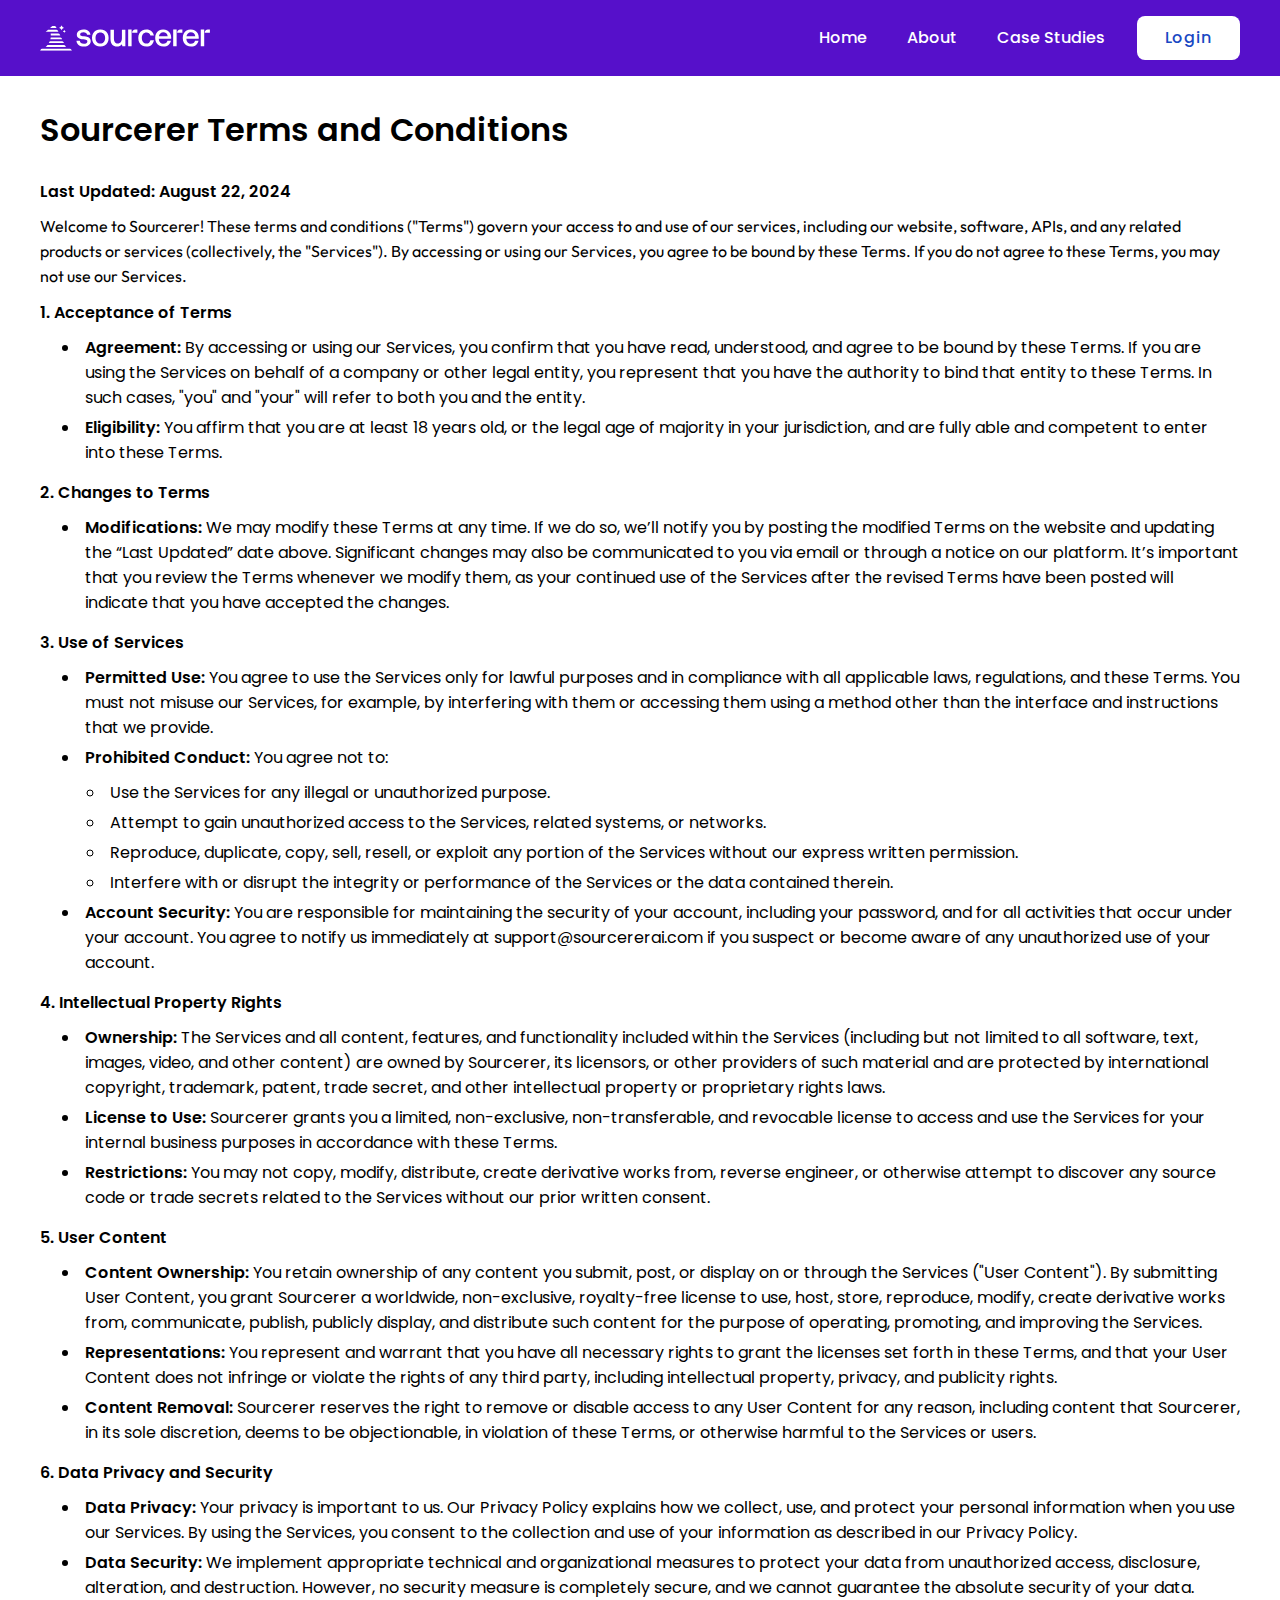
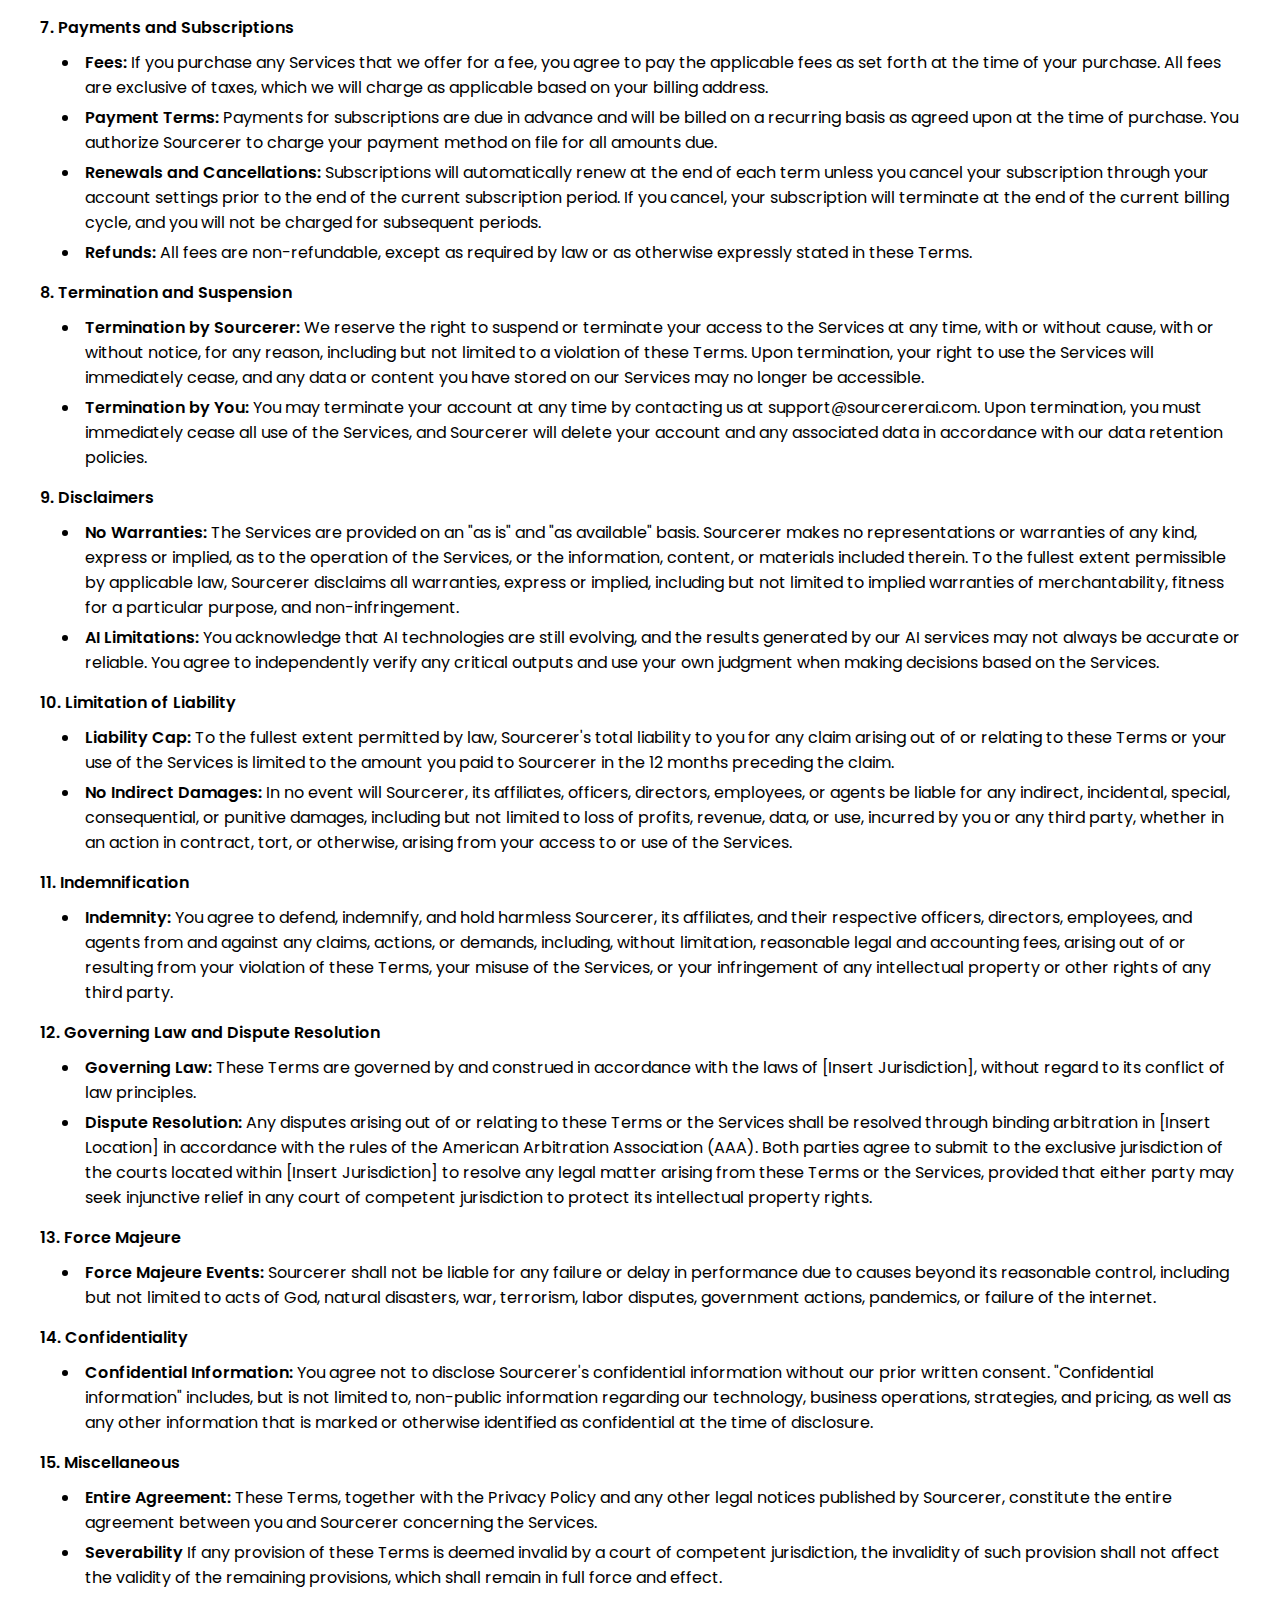
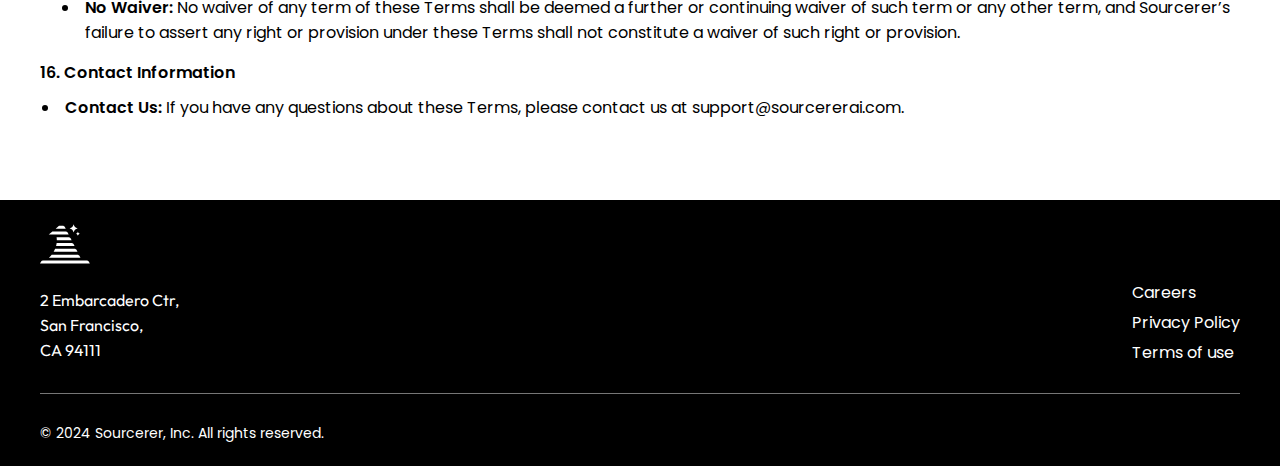
<file: terms.html>
<!DOCTYPE html>
<html lang="en">
  <head>
    <meta charset="UTF-8" />
    <meta http-equiv="X-UA-Compatible" content="IE=edge" />
    <meta name="viewport" content="width=device-width, initial-scale=1.0" />
    <link
      rel="icon"
      href="https://www.sourcererdemo.com/favicon.ico"
      type="image/x-icon"
    />
    <link rel="preconnect" href="https://fonts.googleapis.com" />
    <link rel="preconnect" href="https://fonts.gstatic.com" crossorigin />
    <link
      href="https://fonts.googleapis.com/css2?family=Outfit:wght@100..900&family=Poppins:ital,wght@0,100;0,200;0,300;0,400;0,500;0,600;0,700;0,800;0,900;1,100;1,200;1,300;1,400;1,500;1,600;1,700;1,800;1,900&family=Space+Grotesk:wght@300..700&display=swap"
      rel="stylesheet"
    />
    <link rel="stylesheet" href="css/main.css" />

    <title>Terms and Conditions</title>
  </head>

  <body>
    <!-- header start
    =========================================== -->
    <header class="header dark" id="header">
      <div class="auto__container">
        <div class="header__inner">
          <a href="index.html" class="header__logo">
            <img src="images/logo.svg" alt="logo" />
          </a>
          <div class="nav" id="menu">
            <div class="nav__inner">
              <div class="nav__links">
                <a href="index.html" class="nav__link"> Home</a>
                <a href="about.html" class="nav__link"> About</a>
                <a href="case.html" class="nav__link"> Case Studies </a>
              </div>
              <div class="nav__btn">
                <a href="" class="button white">Login</a>
              </div>
            </div>
          </div>
          <div class="burger" id="menuBtn">
            <span></span>
          </div>
        </div>
      </div>
    </header>
    <!-- header end
    =========================================== -->
    <main class="main">
      <!-- terms start
    =========================================== -->
      <section class="terms">
        <div class="auto__container">
          <div class="terms__inner">
            <div class="terms__inner-title">
              <h3>Sourcerer Terms and Conditions</h3>
            </div>
            <h6>Last Updated: August 22, 2024</h6>
            <p>
              Welcome to Sourcerer! These terms and conditions ("Terms") govern
              your access to and use of our services, including our website,
              software, APIs, and any related products or services
              (collectively, the "Services"). By accessing or using our
              Services, you agree to be bound by these Terms. If you do not
              agree to these Terms, you may not use our Services.
            </p>
            <h6>1. Acceptance of Terms</h6>
            <ul>
              <li>
                <b>Agreement:</b>
                By accessing or using our Services, you confirm that you have
                read, understood, and agree to be bound by these Terms. If you
                are using the Services on behalf of a company or other legal
                entity, you represent that you have the authority to bind that
                entity to these Terms. In such cases, "you" and "your" will
                refer to both you and the entity.
              </li>
              <li>
                <b>Eligibility:</b>
                You affirm that you are at least 18 years old, or the legal age
                of majority in your jurisdiction, and are fully able and
                competent to enter into these Terms.
              </li>
            </ul>
            <h6>2. Changes to Terms</h6>
            <ul>
              <li>
                <b>Modifications:</b>
                We may modify these Terms at any time. If we do so, we’ll notify
                you by posting the modified Terms on the website and updating
                the “Last Updated” date above. Significant changes may also be
                communicated to you via email or through a notice on our
                platform. It’s important that you review the Terms whenever we
                modify them, as your continued use of the Services after the
                revised Terms have been posted will indicate that you have
                accepted the changes.
              </li>
            </ul>
            <h6>3. Use of Services</h6>
            <ul>
              <li>
                <b>Permitted Use:</b>
                You agree to use the Services only for lawful purposes and in
                compliance with all applicable laws, regulations, and these
                Terms. You must not misuse our Services, for example, by
                interfering with them or accessing them using a method other
                than the interface and instructions that we provide.
              </li>
              <li>
                <b> Prohibited Conduct: </b>
                You agree not to:
                <ul>
                  <li>
                    Use the Services for any illegal or unauthorized purpose.
                  </li>
                  <li>
                    Attempt to gain unauthorized access to the Services, related
                    systems, or networks.
                  </li>
                  <li>
                    Reproduce, duplicate, copy, sell, resell, or exploit any
                    portion of the Services without our express written
                    permission.
                  </li>
                  <li>
                    Interfere with or disrupt the integrity or performance of
                    the Services or the data contained therein.
                  </li>
                </ul>
              </li>
              <li>
                <b>Account Security: </b>
                You are responsible for maintaining the security of your
                account, including your password, and for all activities that
                occur under your account. You agree to notify us immediately at
                support@sourcererai.com if you suspect or become aware of any
                unauthorized use of your account.
              </li>
            </ul>
            <h6>4. Intellectual Property Rights</h6>
            <ul>
              <li>
                <b>Ownership: </b>
                The Services and all content, features, and functionality
                included within the Services (including but not limited to all
                software, text, images, video, and other content) are owned by
                Sourcerer, its licensors, or other providers of such material
                and are protected by international copyright, trademark, patent,
                trade secret, and other intellectual property or proprietary
                rights laws.
              </li>
              <li>
                <b> License to Use: </b>
                Sourcerer grants you a limited, non-exclusive, non-transferable,
                and revocable license to access and use the Services for your
                internal business purposes in accordance with these Terms.
              </li>
              <li>
                <b> Restrictions: </b>
                You may not copy, modify, distribute, create derivative works
                from, reverse engineer, or otherwise attempt to discover any
                source code or trade secrets related to the Services without our
                prior written consent.
              </li>
            </ul>
            <h6>5. User Content</h6>
            <ul>
              <li>
                <b> Content Ownership: </b>
                You retain ownership of any content you submit, post, or display
                on or through the Services ("User Content"). By submitting User
                Content, you grant Sourcerer a worldwide, non-exclusive,
                royalty-free license to use, host, store, reproduce, modify,
                create derivative works from, communicate, publish, publicly
                display, and distribute such content for the purpose of
                operating, promoting, and improving the Services.
              </li>
              <li>
                <b> Representations: </b>
                You represent and warrant that you have all necessary rights to
                grant the licenses set forth in these Terms, and that your User
                Content does not infringe or violate the rights of any third
                party, including intellectual property, privacy, and publicity
                rights.
              </li>
              <li>
                <b> Content Removal: </b>
                Sourcerer reserves the right to remove or disable access to any
                User Content for any reason, including content that Sourcerer,
                in its sole discretion, deems to be objectionable, in violation
                of these Terms, or otherwise harmful to the Services or users.
              </li>
            </ul>
            <h6>6. Data Privacy and Security</h6>
            <ul>
              <li>
                <b> Data Privacy: </b>
                Your privacy is important to us. Our Privacy Policy explains how
                we collect, use, and protect your personal information when you
                use our Services. By using the Services, you consent to the
                collection and use of your information as described in our
                Privacy Policy.
              </li>
              <li>
                <b> Data Security: </b>
                We implement appropriate technical and organizational measures
                to protect your data from unauthorized access, disclosure,
                alteration, and destruction. However, no security measure is
                completely secure, and we cannot guarantee the absolute security
                of your data.
              </li>
            </ul>
            <h6>7. Payments and Subscriptions</h6>
            <ul>
              <li>
                <b> Fees: </b>
                If you purchase any Services that we offer for a fee, you agree
                to pay the applicable fees as set forth at the time of your
                purchase. All fees are exclusive of taxes, which we will charge
                as applicable based on your billing address.
              </li>
              <li>
                <b> Payment Terms: </b>
                Payments for subscriptions are due in advance and will be billed
                on a recurring basis as agreed upon at the time of purchase. You
                authorize Sourcerer to charge your payment method on file for
                all amounts due.
              </li>
              <li>
                <b> Renewals and Cancellations: </b>
                Subscriptions will automatically renew at the end of each term
                unless you cancel your subscription through your account
                settings prior to the end of the current subscription period. If
                you cancel, your subscription will terminate at the end of the
                current billing cycle, and you will not be charged for
                subsequent periods.
              </li>
              <li>
                <b> Refunds: </b>
                All fees are non-refundable, except as required by law or as
                otherwise expressly stated in these Terms.
              </li>
            </ul>
            <h6>8. Termination and Suspension</h6>
            <ul>
              <li>
                <b> Termination by Sourcerer: </b>
                We reserve the right to suspend or terminate your access to the
                Services at any time, with or without cause, with or without
                notice, for any reason, including but not limited to a violation
                of these Terms. Upon termination, your right to use the Services
                will immediately cease, and any data or content you have stored
                on our Services may no longer be accessible.
              </li>
              <li>
                <b> Termination by You: </b>
                You may terminate your account at any time by contacting us at
                support@sourcererai.com. Upon termination, you must immediately
                cease all use of the Services, and Sourcerer will delete your
                account and any associated data in accordance with our data
                retention policies.
              </li>
            </ul>

            <h6>9. Disclaimers</h6>
            <ul>
              <li>
                <b> No Warranties: </b>
                The Services are provided on an "as is" and "as available"
                basis. Sourcerer makes no representations or warranties of any
                kind, express or implied, as to the operation of the Services,
                or the information, content, or materials included therein. To
                the fullest extent permissible by applicable law, Sourcerer
                disclaims all warranties, express or implied, including but not
                limited to implied warranties of merchantability, fitness for a
                particular purpose, and non-infringement.
              </li>
              <li>
                <b> AI Limitations: </b>
                You acknowledge that AI technologies are still evolving, and the
                results generated by our AI services may not always be accurate
                or reliable. You agree to independently verify any critical
                outputs and use your own judgment when making decisions based on
                the Services.
              </li>
            </ul>

            <h6>10. Limitation of Liability</h6>
            <ul>
              <li>
                <b> Liability Cap: </b>
                To the fullest extent permitted by law, Sourcerer's total
                liability to you for any claim arising out of or relating to
                these Terms or your use of the Services is limited to the amount
                you paid to Sourcerer in the 12 months preceding the claim.
              </li>
              <li>
                <b> No Indirect Damages: </b>
                In no event will Sourcerer, its affiliates, officers, directors,
                employees, or agents be liable for any indirect, incidental,
                special, consequential, or punitive damages, including but not
                limited to loss of profits, revenue, data, or use, incurred by
                you or any third party, whether in an action in contract, tort,
                or otherwise, arising from your access to or use of the
                Services.
              </li>
            </ul>

            <h6>11. Indemnification</h6>
            <ul>
              <li>
                <b> Indemnity: </b>
                You agree to defend, indemnify, and hold harmless Sourcerer, its
                affiliates, and their respective officers, directors, employees,
                and agents from and against any claims, actions, or demands,
                including, without limitation, reasonable legal and accounting
                fees, arising out of or resulting from your violation of these
                Terms, your misuse of the Services, or your infringement of any
                intellectual property or other rights of any third party.
              </li>
            </ul>

            <h6>12. Governing Law and Dispute Resolution</h6>
            <ul>
              <li>
                <b> Governing Law: </b>
                These Terms are governed by and construed in accordance with the
                laws of [Insert Jurisdiction], without regard to its conflict of
                law principles.
              </li>
              <li>
                <b> Dispute Resolution: </b>
                Any disputes arising out of or relating to these Terms or the
                Services shall be resolved through binding arbitration in
                [Insert Location] in accordance with the rules of the American
                Arbitration Association (AAA). Both parties agree to submit to
                the exclusive jurisdiction of the courts located within [Insert
                Jurisdiction] to resolve any legal matter arising from these
                Terms or the Services, provided that either party may seek
                injunctive relief in any court of competent jurisdiction to
                protect its intellectual property rights.
              </li>
            </ul>
            <h6>13. Force Majeure</h6>
            <ul>
              <li>
                <b> Force Majeure Events: </b>
                Sourcerer shall not be liable for any failure or delay in
                performance due to causes beyond its reasonable control,
                including but not limited to acts of God, natural disasters,
                war, terrorism, labor disputes, government actions, pandemics,
                or failure of the internet.
              </li>
            </ul>
            <h6>14. Confidentiality</h6>
            <ul>
              <li>
                <b> Confidential Information: </b>
                You agree not to disclose Sourcerer's confidential information
                without our prior written consent. "Confidential information"
                includes, but is not limited to, non-public information
                regarding our technology, business operations, strategies, and
                pricing, as well as any other information that is marked or
                otherwise identified as confidential at the time of disclosure.
              </li>
            </ul>
            <h6>15. Miscellaneous</h6>
            <ul>
              <li>
                <b> Entire Agreement: </b>
                These Terms, together with the Privacy Policy and any other
                legal notices published by Sourcerer, constitute the entire
                agreement between you and Sourcerer concerning the Services.
              </li>
              <li>
                <b> Severability </b>
                If any provision of these Terms is deemed invalid by a court of
                competent jurisdiction, the invalidity of such provision shall
                not affect the validity of the remaining provisions, which shall
                remain in full force and effect.
              </li>
              <li>
                <b> No Waiver: </b>
                No waiver of any term of these Terms shall be deemed a further
                or continuing waiver of such term or any other term, and
                Sourcerer’s failure to assert any right or provision under these
                Terms shall not constitute a waiver of such right or provision.
              </li>
            </ul>
            <h6>16. Contact Information</h6>
            <ul>
              <li>
                <b> Contact Us: </b>
                If you have any questions about these Terms, please contact us
                at support@sourcererai.com.
              </li>
            </ul>
          </div>
        </div>
      </section>
      <!-- terms end
      =========================================== -->
    </main>

    <!-- footer start
    =========================================== -->
    <footer class="footer">
      <div class="auto__container">
        <div class="footer__inner">
          <div class="footer__inner-row">
            <div class="footer__inner-main">
              <div class="footer__inner-logo">
                <img src="./images/logo-sm.svg" alt="" />
              </div>
              <p>
                2 Embarcadero Ctr, <br />
                San Francisco, <br />
                CA 94111
              </p>
            </div>
            <div class="footer__inner-links">
              <a href="#"> Careers </a>
              <a href="#"> Privacy Policy </a>
              <a href="#"> Terms of use </a>
            </div>
          </div>
          <div class="footer__inner-copy">
            &copy; 2024 Sourcerer, Inc. All rights reserved.
          </div>
        </div>
      </div>
    </footer>
    <!-- footer end
  =========================================== -->
    <svg style="display: none">
      <symbol id="arrow-right" viewBox="0 0 24 24">
        <path
          d="M14.29 5.71047C13.9 6.10047 13.9 6.73047 14.29 7.12047L18.17 11.0005H3C2.45 11.0005 2 11.4505 2 12.0005C2 12.5505 2.45 13.0005 3 13.0005H18.18L14.3 16.8805C13.91 17.2705 13.91 17.9005 14.3 18.2905C14.69 18.6805 15.32 18.6805 15.71 18.2905L21.3 12.7005C21.69 12.3105 21.69 11.6805 21.3 11.2905L15.7 5.71047C15.32 5.32047 14.68 5.32047 14.29 5.71047Z"
          fill="currentCOlor"
        />
      </symbol>
    </svg>
    <script src="js/jquery.js"></script>
    <script src="js/slick.min.js"></script>
    <script src="js/wow.js"></script>
    <script src="js/main.js"></script>
  </body>
</html>
</file>
<file: css/main.css>
@charset "UTF-8";
@import "./animate.css";
/*** 

====================================================================
	Reset
====================================================================

***/
html {
  scroll-behavior: smooth;
}

* {
  margin: 0px;
  padding: 0px;
  border: none;
  outline: none;
}

button {
  outline: none;
}

button:focus {
  outline: none;
}

button:focus {
  outline: none;
}

input::-webkit-outer-spin-button,
input::-webkit-inner-spin-button {
  -webkit-appearance: none;
  margin: 0;
}

/* width */
::-webkit-scrollbar {
  width: 8px;
}

/* Track */
::-webkit-scrollbar-track {
  background: #fff;
}

/* Handle */
::-webkit-scrollbar-thumb {
  background: rgba(0, 0, 0, 0.2);
  border-radius: 10px;
}

/* Handle on hover */
::-webkit-scrollbar-thumb:hover {
  background: rgba(0, 0, 0, 0.3);
}

/*** 
  ====================================================================
      Global Settings
  ====================================================================
   ***/
body {
  font-family: "Poppins";
  font-weight: 400;
  font-size: 16px;
  line-height: 25px;
  background: #000;
  -webkit-font-smoothing: antialiased;
  -moz-font-smoothing: antialiased;
  position: relative;
}
body.acitve {
  overflow: hidden;
}
body::before {
  position: absolute;
  bottom: calc(100% - 1px);
  left: 0;
  width: 100%;
  height: 100vh;
  content: "";
  background: -webkit-gradient(linear, left top, right top, from(#083a9a), to(#5610ca));
  background: linear-gradient(90deg, #083a9a 0%, #5610ca 100%);
  pointer-events: none;
}

a {
  text-decoration: none;
  cursor: pointer;
  color: #000;
}

h1,
h2,
h3,
h4,
h5,
h6,
p {
  position: relative;
  font-weight: normal;
  margin: 0px;
  background: none;
}

.auto__container {
  position: relative;
  max-width: 1244px;
  margin: 0 auto;
  padding: 0 40px;
}

ul,
li {
  list-style: none;
  padding: 0px;
  margin: 0px;
}

h1 {
  font-weight: 500;
  font-size: 82px;
  line-height: 96px;
  letter-spacing: -0.03em;
}

h2 {
  font-weight: 500;
  font-size: 67px;
  line-height: 72px;
}

h3 {
  font-weight: 500;
  font-size: 50px;
  line-height: 48px;
}
h3.sm {
  font-family: "Space Grotesk";
  font-weight: 500;
  font-size: 48px;
  line-height: 140%;
  letter-spacing: -0.05em;
}

h4 {
  font-weight: 500;
  font-size: 38px;
  line-height: 40px;
}

h5 {
  font-weight: 500;
  font-size: 28px;
  line-height: 28px;
}
h5.sm {
  font-weight: 500;
  font-size: 24px;
  line-height: 40px;
}

h6 {
  font-weight: 500;
  font-size: 21px;
  line-height: 32px;
}

p {
  font-family: "Outfit";
}

.button {
  display: inline-block;
  -webkit-transition: all 0.2s ease-in-out 0s;
  transition: all 0.2s ease-in-out 0s;
  -moz-transition: all 0.2s ease-in-out 0s;
}
.button:hover {
  opacity: 0.8;
}
.button.blue {
  display: -webkit-box;
  display: -ms-flexbox;
  display: flex;
  -webkit-box-align: center;
      -ms-flex-align: center;
          align-items: center;
  font-family: "Poppins";
  font-weight: 500;
  font-size: 20px;
  line-height: 30px;
  letter-spacing: 0.055em;
  text-transform: capitalize;
  color: #fff;
  padding: 13px 32px;
  -webkit-box-sizing: border-box;
          box-sizing: border-box;
  border-radius: 50px;
  background: #1848c3;
}
.button.white {
  display: -webkit-box;
  display: -ms-flexbox;
  display: flex;
  -webkit-box-align: center;
      -ms-flex-align: center;
          align-items: center;
  font-family: "Poppins";
  font-weight: 500;
  font-size: 20px;
  line-height: 30px;
  letter-spacing: 0.055em;
  text-transform: capitalize;
  color: #1848c3;
  padding: 13px 32px;
  -webkit-box-sizing: border-box;
          box-sizing: border-box;
  border-radius: 50px;
  background: #fff;
}
.button svg {
  width: 24px;
  height: 24px;
  margin-left: 8px;
}

.main {
  position: relative;
  background-color: #fff;
  overflow: hidden;
}

.header {
  position: absolute;
  width: 100%;
  top: 0;
  left: 0;
  padding: 16px 0;
  z-index: 100;
}
.header.dark {
  background: #5610ca;
}
.header::before {
  position: absolute;
  content: "";
  top: 0;
  left: 0;
  width: 100%;
  height: 100%;
  z-index: -1;
  opacity: 0;
  -webkit-transition: all 0.2s ease-in-out 0s;
  transition: all 0.2s ease-in-out 0s;
  -moz-transition: all 0.2s ease-in-out 0s;
  background: #5610ca;
}
.header__inner {
  display: -webkit-box;
  display: -ms-flexbox;
  display: flex;
  -webkit-box-align: center;
      -ms-flex-align: center;
          align-items: center;
  -webkit-box-pack: justify;
      -ms-flex-pack: justify;
          justify-content: space-between;
}
.header__logo {
  width: 170px;
  display: -webkit-box;
  display: -ms-flexbox;
  display: flex;
  -webkit-box-align: start;
      -ms-flex-align: start;
          align-items: flex-start;
  -webkit-box-pack: start;
      -ms-flex-pack: start;
          justify-content: flex-start;
}
.header__logo img {
  width: 100%;
}
.header.sticky {
  position: fixed;
}
.header.sticky::before {
  opacity: 1;
}

.nav {
  width: 58%;
}
.nav__inner {
  display: -webkit-box;
  display: -ms-flexbox;
  display: flex;
  -webkit-box-align: center;
      -ms-flex-align: center;
          align-items: center;
  -webkit-box-pack: end;
      -ms-flex-pack: end;
          justify-content: flex-end;
}
.nav__links {
  display: -webkit-box;
  display: -ms-flexbox;
  display: flex;
  -webkit-box-align: center;
      -ms-flex-align: center;
          align-items: center;
  margin-right: 32px;
}
.nav__link {
  font-weight: 500;
  font-size: 16px;
  line-height: 24px;
  color: #fff;
  margin-right: 40px;
}
.nav__link:last-child {
  margin-right: 0;
}
.nav .button {
  border-radius: 8px;
  padding-top: 8px;
  padding-bottom: 8px;
}

.burger {
  display: none;
}

.terms {
  padding-top: 110px;
  padding: 110px 0 80px;
  background-color: #fff;
}
.terms__inner h3 {
  margin-bottom: 30px;
  font-weight: 600;
}
.terms__inner h6 {
  font-weight: 600;
  margin-bottom: 10px;
}
.terms__inner p {
  margin-bottom: 12px;
}
.terms__inner ul {
  padding-left: 20px;
  margin-bottom: 16px;
  margin-left: 20px;
}
.terms__inner ul:last-child {
  margin: 0;
}
.terms__inner ul li {
  position: relative;
  list-style: disc;
  margin-bottom: 5px;
  padding-left: 5px;
}
.terms__inner ul li:last-child {
  margin: 0;
}
.terms__inner ul li b {
  font-weight: 600;
}
.terms__inner ul li ul {
  padding-top: 10px;
}
.terms__inner ul li ul li {
  list-style: circle;
}

.intro {
  padding: 194px 0 0 0;
  position: relative;
  overflow: hidden;
  background: -webkit-gradient(linear, left top, right top, from(#083a9a), to(#5610ca));
  background: linear-gradient(90deg, #083a9a 0%, #5610ca 100%);
}
.intro__inner-content {
  color: #fff;
  text-align: center;
  margin-bottom: 42px;
}
.intro__inner-content h1 {
  margin-bottom: 24px;
}
.intro__inner-content h6 {
  margin-bottom: 46px;
  max-width: 916px;
  margin: 0 auto 46px auto;
}
.intro__inner-btn {
  display: -webkit-box;
  display: -ms-flexbox;
  display: flex;
  -webkit-box-align: center;
      -ms-flex-align: center;
          align-items: center;
  -webkit-box-pack: center;
      -ms-flex-pack: center;
          justify-content: center;
}
.intro__inner-image {
  display: -webkit-box;
  display: -ms-flexbox;
  display: flex;
  -webkit-box-align: center;
      -ms-flex-align: center;
          align-items: center;
  -webkit-box-pack: center;
      -ms-flex-pack: center;
          justify-content: center;
  max-width: 1016px;
  margin: 0 auto;
  position: relative;
  z-index: 1;
}
.intro__inner-image::before {
  width: 80%;
  height: 90%;
  top: 10%;
  z-index: -1;
  content: "";
  left: 50%;
  transform: translateX(-50%);
  -moz-ransform: translateX(-50%);
  -o-transform: translateX(-50%);
  -ms-transform: translateX(-50%);
  -webkit-transform: translateX(-50%);
  position: absolute;
  background: -webkit-gradient(linear, left top, left bottom, from(rgba(77, 91, 226, 0.1)), to(rgba(42, 50, 124, 0.1)));
  background: linear-gradient(180deg, rgba(77, 91, 226, 0.1) 0%, rgba(42, 50, 124, 0.1) 100%);
  -webkit-filter: blur(87.5px);
          filter: blur(87.5px);
}
.intro__inner-image img {
  width: 100%;
  margin-bottom: -30px;
}

.hero {
  background: -webkit-gradient(linear, left top, right top, from(#083a9a), to(#5610ca));
  background: linear-gradient(90deg, #083a9a 0%, #5610ca 100%);
  position: relative;
  padding: 250px 0 90px 0;
}
.hero__inner-content {
  color: #fff;
  text-align: center;
  margin-bottom: 42px;
}
.hero__inner-content h1 {
  margin-bottom: 24px;
}
.hero__inner-content h6 {
  margin-bottom: 46px;
  max-width: 916px;
  margin: 0 auto 46px auto;
}
.hero__inner-btn {
  display: -webkit-box;
  display: -ms-flexbox;
  display: flex;
  -webkit-box-align: center;
      -ms-flex-align: center;
          align-items: center;
  -webkit-box-pack: center;
      -ms-flex-pack: center;
          justify-content: center;
}

.case {
  min-height: 100vh;
  -webkit-box-sizing: border-box;
          box-sizing: border-box;
  background: -webkit-gradient(linear, left top, right top, from(#083a9a), to(#5610ca));
  background: linear-gradient(90deg, #083a9a 0%, #5610ca 100%);
  padding: 176px 0 0 0;
  overflow: hidden;
}
.case__inner {
  display: -webkit-box;
  display: -ms-flexbox;
  display: flex;
  -webkit-box-align: start;
      -ms-flex-align: start;
          align-items: flex-start;
  -webkit-box-pack: justify;
      -ms-flex-pack: justify;
          justify-content: space-between;
}
.case__inner-content {
  width: calc(50% - 15px);
  color: #fff;
  display: -webkit-box;
  display: -ms-flexbox;
  display: flex;
  -webkit-box-align: start;
      -ms-flex-align: start;
          align-items: flex-start;
  -webkit-box-pack: start;
      -ms-flex-pack: start;
          justify-content: flex-start;
  -webkit-box-orient: vertical;
  -webkit-box-direction: normal;
      -ms-flex-direction: column;
          flex-direction: column;
}
.case__inner-content h1 {
  margin-bottom: 24px;
}
.case__inner-content h6 {
  margin-bottom: 54px;
}
.case__inner-image {
  width: calc(50% - 15px);
  display: -webkit-box;
  display: -ms-flexbox;
  display: flex;
  -webkit-box-align: center;
      -ms-flex-align: center;
          align-items: center;
  -webkit-box-pack: center;
      -ms-flex-pack: center;
          justify-content: center;
}
.case__inner-image img {
  width: 100%;
}

.company {
  padding: 54px 0;
  color: #fff;
  background: -webkit-gradient(linear, left top, right top, from(#0c235d), to(#1848c3));
  background: linear-gradient(90deg, #0c235d 0%, #1848c3 100%);
  overflow: hidden;
}
.company .slick-list {
  overflow: visible;
}
.company__head {
  margin-bottom: 32px;
  text-align: center;
}
.company__head h4 {
  margin-bottom: 32px;
}
.companyItem {
  display: -webkit-box;
  display: -ms-flexbox;
  display: flex;
  -webkit-box-align: center;
      -ms-flex-align: center;
          align-items: center;
  -webkit-box-pack: center;
      -ms-flex-pack: center;
          justify-content: center;
  width: 248px;
  height: 83px;
  margin: 0 24px;
}
.companyItem img {
  width: 100%;
  height: 100%;
  -o-object-fit: contain;
     object-fit: contain;
}

.features {
  padding: 50px 0 66px 0;
  background-color: #fff;
}
.features h2 {
  color: #3465FB;
  margin-bottom: 36px;
  text-align: center;
}
.features__items {
  display: -webkit-box;
  display: -ms-flexbox;
  display: flex;
  -webkit-box-pack: justify;
      -ms-flex-pack: justify;
          justify-content: space-between;
  -ms-flex-wrap: wrap;
      flex-wrap: wrap;
}
.features__item {
  width: calc(33.33% - 26px);
  padding: 24px 24px 72px 24px;
  margin: 24px 0;
  -webkit-box-sizing: border-box;
          box-sizing: border-box;
  background: -webkit-gradient(linear, left top, right top, from(#0c235d), to(#1848c3));
  background: linear-gradient(90deg, #0c235d 0%, #1848c3 100%);
  -webkit-box-shadow: 14px 15px 22px rgba(0, 0, 0, 0.1);
          box-shadow: 14px 15px 22px rgba(0, 0, 0, 0.1);
  border-radius: 24px;
  text-align: center;
}
.features__item-icon {
  width: 70px;
  height: 70px;
  display: -webkit-box;
  display: -ms-flexbox;
  display: flex;
  -webkit-box-align: center;
      -ms-flex-align: center;
          align-items: center;
  -webkit-box-pack: center;
      -ms-flex-pack: center;
          justify-content: center;
  border-radius: 16px;
  overflow: hidden;
  margin: 0 auto 20px;
}
.features__item-icon img {
  width: 100%;
  height: 100%;
}
.features__item h5 {
  margin-bottom: 16px;
  color: #fff;
}
.features__item p {
  color: #fff;
}
.features__desc p {
  font-family: "Outfit";
  font-weight: 400;
  font-size: 24px;
  line-height: 25px;
  text-align: center;
  color: #525252;
}

.powerup {
  margin-bottom: 90px;
  position: relative;
  background-color: #051427;
}
.powerup__inner {
  position: relative;
  border-radius: 30px 0 0 0;
  overflow: hidden;
  padding: 100px 71px 172px 71px;
  -webkit-box-sizing: border-box;
          box-sizing: border-box;
}
.powerup h3 {
  color: #fff;
  margin-bottom: 46px;
}
.powerup p {
  color: #fff;
}
.powerup__content {
  max-width: 495px;
  position: relative;
  z-index: 2;
}
.powerup__bg {
  z-index: 1;
  position: absolute;
  top: 0;
  left: 0;
  width: 100%;
  height: 100%;
  display: -webkit-box;
  display: -ms-flexbox;
  display: flex;
  -webkit-box-align: center;
      -ms-flex-align: center;
          align-items: center;
  -webkit-box-pack: center;
      -ms-flex-pack: center;
          justify-content: center;
  pointer-events: none;
}
.powerup__bg img {
  width: 100%;
  height: 100%;
  object-fit: cover;
  -o-object-fit: cover;
}

@media (max-width: 1460px) {
  .features h2 {
    margin-bottom: 36px;
  }
}
@media (max-width: 1340px) {
  .features {
    padding: 40px 0 56px 0;
  }
  .features__item {
    width: calc(33.33% - 20px);
    padding: 24px 24px 56px 24px;
  }
}
@media (max-width: 1180px) {
  .features__item {
    width: calc(33.33% - 12px);
    padding: 24px 24px 40px 24px;
    margin: 16px 0;
  }
  .features__item-icon {
    margin-bottom: 20px;
  }
  .features__desc {
    margin-top: 9px;
  }
  .features__desc p {
    font-size: 20px;
  }

  .powerup {
    margin-bottom: 70px;
  }
  .powerup__inner {
    padding: 80px 40px 132px 40px;
  }
  .powerup__content {
    max-width: 400px;
  }
}
@media (max-width: 1024px) {
  .features h2 {
    margin-bottom: 24px;
  }
  .features__item {
    width: calc(50% - 12px);
    padding: 32px;
  }

  .powerup {
    margin-bottom: 50px;
  }
  .powerup__inner {
    padding: 60px 32px 80px 32px;
  }
  .powerup__content {
    max-width: 360px;
  }
}
@media (max-width: 840px) {
  .features__item {
    padding: 24px 24px 32px 24px;
  }
  .features__item h5 {
    margin-bottom: 12px;
  }

  .powerup__inner {
    padding: 60px 24px 80px 24px;
  }
  .powerup h3 {
    margin-bottom: 24px;
  }
}
@media (max-width: 700px) {
  .features h2 {
    margin-bottom: 32px;
  }
  .features__item {
    width: 100%;
    padding: 24px 24px 40px 24px;
    margin: 0 0 32px 0;
  }
  .features__item:last-child {
    margin-bottom: 0;
  }
  .features__item-icon {
    margin: 0 auto 20px auto;
  }
  .features__item h5 {
    margin-bottom: 16px;
    text-align: center;
  }
  .features__item P {
    text-align: center;
  }
  .features__desc {
    margin-top: 32px;
  }
  .features__desc p {
    font-size: 18px;
  }

  .powerup__inner {
    padding: 40px 0 60px;
  }
  .powerup__bg::before {
    position: absolute;
    top: 0;
    left: 0;
    width: 100%;
    height: 100%;
    background-color: #000;
    opacity: 0.5;
    content: "";
  }
  .powerup h3 {
    margin-bottom: 24px;
    text-align: center;
  }
  .powerup p {
    text-align: center;
  }
  .powerup__content {
    max-width: unset;
    margin: 0 auto;
  }
}
.info {
  position: relative;
  padding: 100px 0;
  color: #fff;
}
.info__bg {
  position: absolute;
  top: 0;
  left: 0;
  width: 100%;
  height: 100%;
  display: -webkit-box;
  display: -ms-flexbox;
  display: flex;
  pointer-events: none;
}
.info__bg::before {
  position: absolute;
  top: 0;
  left: 0;
  width: 100%;
  height: 100%;
  content: "";
  background-color: #000;
  opacity: 0.6;
}
.info__bg img {
  width: 100%;
  height: 100%;
  object-fit: cover;
  -o-object-fit: cover;
}
.info__inner {
  text-align: center;
  position: relative;
  z-index: 2;
  display: -webkit-box;
  display: -ms-flexbox;
  display: flex;
  -webkit-box-orient: vertical;
  -webkit-box-direction: normal;
      -ms-flex-direction: column;
          flex-direction: column;
  -webkit-box-align: center;
      -ms-flex-align: center;
          align-items: center;
}
.info__inner h2 {
  width: 100%;
  margin-bottom: 55px;
}
.info__inner h5,
.info__inner h6 {
  width: 100%;
  max-width: 1192px;
  margin: 0 auto 55px;
}
.info__inner h5:last-child,
.info__inner h6:last-child {
  margin-bottom: 0;
}

.result {
  padding: 72px 0 74px;
  background-color: #fff;
}
.result__inner-top {
  display: -webkit-box;
  display: -ms-flexbox;
  display: flex;
  -webkit-box-orient: vertical;
  -webkit-box-direction: normal;
      -ms-flex-direction: column;
          flex-direction: column;
  -webkit-box-align: start;
      -ms-flex-align: start;
          align-items: flex-start;
  margin-bottom: 40px;
}
.result__inner-row {
  display: -webkit-box;
  display: -ms-flexbox;
  display: flex;
  -webkit-box-pack: justify;
      -ms-flex-pack: justify;
          justify-content: space-between;
}
.result__inner h2 {
  color: #8F8F8F;
}
.result__inner .button {
  margin-bottom: 74px;
}
.resultContent {
  width: calc(100% - 400px);
  max-width: 820px;
  border-radius: 16px;
  position: relative;
  color: #fff;
  overflow: hidden;
  -webkit-box-sizing: border-box;
          box-sizing: border-box;
}
.resultContent__bg {
  position: absolute;
  top: 0;
  left: 0;
  width: 100%;
  height: 100%;
  display: -webkit-box;
  display: -ms-flexbox;
  display: flex;
  pointer-events: none;
}
.resultContent__bg::before {
  position: absolute;
  top: 0;
  left: 0;
  width: 100%;
  height: 100%;
  content: "";
  background-color: #574dcd;
  opacity: 0.78;
}
.resultContent__bg img {
  width: 100%;
  height: 100%;
  object-fit: cover;
  -o-object-fit: cover;
}
.resultContent__inner {
  position: relative;
  padding: 11px 30px 20px;
}
.resultContent__top {
  margin-bottom: -6px;
}
.resultContent__tag {
  font-weight: 500;
  font-size: 16px;
  line-height: 24px;
  color: #fff;
  padding: 8px 16px;
  background-color: #3465FB;
  border-radius: 40px;
  display: -webkit-inline-box;
  display: -ms-inline-flexbox;
  display: inline-flex;
  -webkit-box-pack: center;
      -ms-flex-pack: center;
          justify-content: center;
  -webkit-box-align: center;
      -ms-flex-align: center;
          align-items: center;
}
.resultChart {
  width: 100%;
  max-width: 478px;
  display: -webkit-box;
  display: -ms-flexbox;
  display: flex;
  -webkit-box-pack: center;
      -ms-flex-pack: center;
          justify-content: center;
  -webkit-box-align: center;
      -ms-flex-align: center;
          align-items: center;
  background: linear-gradient(135deg, #ac60e5 0%, #0c87f0 100%);
  border-radius: 10px;
  overflow: hidden;
  margin-bottom: 14px;
  margin: 0 auto 14px;
  padding: 14px 48px 12px;
  -webkit-box-sizing: border-box;
          box-sizing: border-box;
}
.resultChart img {
  width: 100%;
}
.resultInfo {
  width: 383px;
  padding: 30px;
  -webkit-box-sizing: border-box;
          box-sizing: border-box;
  background-color: #3465FB;
  border-radius: 16px;
  display: -webkit-box;
  display: -ms-flexbox;
  display: flex;
  -webkit-box-orient: vertical;
  -webkit-box-direction: normal;
      -ms-flex-direction: column;
          flex-direction: column;
  color: #fff;
}
.resultInfo__title {
  margin-bottom: 10px;
}
.resultInfo__item {
  padding: 24px 0;
  display: -webkit-box;
  display: -ms-flexbox;
  display: flex;
  -webkit-box-orient: vertical;
  -webkit-box-direction: normal;
      -ms-flex-direction: column;
          flex-direction: column;
  border-bottom: 1.5px solid #fff;
  -webkit-box-sizing: border-box;
          box-sizing: border-box;
}
.resultInfo__item:last-child {
  padding-bottom: 0;
  border: unset;
}
.resultInfo__item h4 {
  margin-bottom: 8px;
  font-size: 34px;
  line-height: 120%;
}

.supplier {
  padding: 74px 0 50px;
  background: -webkit-gradient(linear, left top, right top, from(#083a9a), to(#5610ca));
  background: linear-gradient(90deg, #083a9a 0%, #5610ca 100%);
}
.supplier__inner-title {
  margin-bottom: 85px;
  color: #fff;
  text-align: center;
}
.supplier__inner-title h6 {
  max-width: 913px;
  margin: 0 auto;
}
.supplier__inner-col {
  display: -webkit-box;
  display: -ms-flexbox;
  display: flex;
  -webkit-box-orient: vertical;
  -webkit-box-direction: normal;
      -ms-flex-direction: column;
          flex-direction: column;
}
.supplier__inner h1 {
  margin-bottom: 24px;
}
.supplierItem {
  display: -webkit-box;
  display: -ms-flexbox;
  display: flex;
  -webkit-box-align: start;
      -ms-flex-align: start;
          align-items: flex-start;
  -webkit-box-pack: justify;
      -ms-flex-pack: justify;
          justify-content: space-between;
  background: #fff;
  -webkit-box-shadow: 14px 15px 22px rgba(0, 0, 0, 0.1);
          box-shadow: 14px 15px 22px rgba(0, 0, 0, 0.1);
  border-radius: 24px;
  padding: 24px;
  min-height: 226px;
  margin-bottom: 45px;
  -webkit-box-sizing: border-box;
          box-sizing: border-box;
}
.supplierItem:last-child {
  margin: 0;
}
.supplierItem__icon {
  width: 64px;
  height: 64px;
  display: -webkit-box;
  display: -ms-flexbox;
  display: flex;
  -webkit-box-pack: center;
      -ms-flex-pack: center;
          justify-content: center;
  -webkit-box-align: center;
      -ms-flex-align: center;
          align-items: center;
  background-color: #1848c3;
  border-radius: 16px;
  margin-right: 36px;
}
.supplierItem__icon img {
  width: 100%;
}
.supplierItem__content {
  width: calc(100% - 100px);
  max-width: 1070px;
}
.supplierItem h5 {
  margin-bottom: 16px;
  color: #3465FB;
}
.supplierItem p {
  color: #8F8F8F;
}

.footer {
  padding: 24px 0;
  color: #fff;
  background-color: #000;
  position: relative;
}
.footer__inner-row {
  display: -webkit-box;
  display: -ms-flexbox;
  display: flex;
  -webkit-box-align: end;
      -ms-flex-align: end;
          align-items: flex-end;
  -webkit-box-pack: justify;
      -ms-flex-pack: justify;
          justify-content: space-between;
  margin-bottom: 30px;
}
.footer__inner-main {
  display: -webkit-box;
  display: -ms-flexbox;
  display: flex;
  -webkit-box-orient: vertical;
  -webkit-box-direction: normal;
      -ms-flex-direction: column;
          flex-direction: column;
}
.footer__inner-logo {
  width: 50px;
  display: -webkit-box;
  display: -ms-flexbox;
  display: flex;
  -webkit-box-pack: center;
      -ms-flex-pack: center;
          justify-content: center;
  -webkit-box-align: center;
      -ms-flex-align: center;
          align-items: center;
  margin-bottom: 24px;
}
.footer__inner-logo img {
  width: 100%;
}
.footer__inner-links {
  display: -webkit-box;
  display: -ms-flexbox;
  display: flex;
  -webkit-box-orient: vertical;
  -webkit-box-direction: normal;
      -ms-flex-direction: column;
          flex-direction: column;
  padding-top: 15px;
}
.footer__inner-links a {
  font-size: 16px;
  line-height: 20px;
  margin-bottom: 10px;
  color: #fff;
}
.footer__inner-links a:last-child {
  margin: 0;
}
.footer__inner-copy {
  padding-top: 30px;
  border-top: 1px solid #767676;
  text-align: start;
  font-size: 14px;
  line-height: 18px;
  font-weight: 400;
}

@media (max-width: 1340px) {
  .result {
    padding: 60px 0;
  }
  .result__inner .button {
    margin-bottom: 50px;
  }
  .resultContent {
    width: calc(100% - 350px);
    max-width: 850px;
  }
  .resultContent__top {
    margin-bottom: 14px;
  }
  .resultInfo {
    width: 330px;
  }
  .resultInfo__title {
    margin-bottom: 20px;
  }
  .resultInfo__item {
    padding: 12px 0;
  }
}
@media (max-width: 1024px) {
  .info {
    padding: 70px 0;
  }
  .info__inner h2 {
    margin-bottom: 35px;
  }
  .info__inner h5,
.info__inner h6 {
    margin-bottom: 35px;
  }

  .result {
    padding: 40px 0;
  }
  .result__inner-row {
    -webkit-box-orient: vertical;
    -webkit-box-direction: normal;
        -ms-flex-direction: column;
            flex-direction: column;
  }
  .result__inner .button {
    margin-bottom: 30px;
  }
  .resultContent {
    width: 100%;
    max-width: unset;
    margin-bottom: 30px;
  }
  .resultContent__inner {
    padding: 20px;
  }
  .resultContent__top {
    margin-bottom: 14px;
  }
  .resultChart {
    max-width: 540px;
  }
  .resultInfo {
    width: 100%;
    padding: 20px;
  }
  .resultInfo__item {
    padding: 16px 0;
  }

  .supplier {
    padding: 45px 0;
  }
  .supplier__inner-title {
    margin-bottom: 40px;
  }
  .supplierItem {
    margin-bottom: 30px;
    min-height: unset;
    padding: 20px;
  }
  .supplierItem__icon {
    width: 50px;
    height: 50px;
    margin-right: 20px;
  }
  .supplierItem__content {
    width: calc(100% - 70px);
  }
  .supplierItem h5 {
    margin-bottom: 12px;
  }

  .footer {
    padding: 24px 0 20px;
  }
  .footer__inner-row {
    margin-bottom: 20px;
  }
  .footer__inner-copy {
    padding-top: 20px;
  }
}
@media (max-width: 700px) {
  .supplier__inner h1 {
    font-size: 40px;
    line-height: 45px;
  }
  .supplierItem {
    border-radius: 12px;
    -webkit-box-orient: vertical;
    -webkit-box-direction: normal;
        -ms-flex-direction: column;
            flex-direction: column;
  }
  .supplierItem__icon {
    width: 50px;
    height: 50px;
    margin: 0 0 14px 0;
    border-radius: 12px;
  }
  .supplierItem__content {
    width: 100%;
  }
}
@media (max-width: 540px) {
  .info {
    padding: 50px 0;
  }
  .info__inner h2 {
    font-size: 40px;
    line-height: 45px;
    margin-bottom: 24px;
  }
  .info__inner h5,
.info__inner h6 {
    margin-bottom: 24px;
  }

  .result__inner-top {
    margin-bottom: 30px;
  }
  .result__inner h2 {
    font-size: 40px;
    line-height: 45px;
  }
  .result__inner .button {
    margin-bottom: 24px;
  }
  .resultChart {
    padding: 10px 20px;
  }
  .resultInfo__title {
    margin-bottom: 10px;
  }
  .resultContent__tag {
    font-size: 14px;
    padding: 7px 14px;
  }

  .footer__inner-logo {
    width: 40px;
    margin-bottom: 16px;
  }
  .footer__inner-row {
    -webkit-box-orient: vertical;
    -webkit-box-direction: normal;
        -ms-flex-direction: column;
            flex-direction: column;
    -webkit-box-align: start;
        -ms-flex-align: start;
            align-items: flex-start;
  }
  .footer__inner-links {
    padding: 0;
  }
  .footer__inner-main p {
    margin-bottom: 30px;
  }
}
@media (max-width: 1460px) {
  h1 {
    font-size: 72px;
    line-height: 82px;
  }

  h2 {
    font-size: 60px;
    line-height: 68px;
  }

  h3 {
    font-size: 42px;
    line-height: 48px;
  }
  h3.sm {
    font-size: 40px;
  }

  h4 {
    font-size: 32px;
    line-height: 40px;
  }

  h5 {
    font-size: 24px;
    line-height: 28px;
  }
  h5.sm {
    font-size: 22px;
    line-height: 32px;
  }

  h6 {
    font-size: 18px;
    line-height: 28px;
  }

  .button.white {
    font-size: 18px;
    line-height: 24px;
    padding: 11px 28px;
  }
  .button.blue {
    font-size: 18px;
    line-height: 24px;
    padding: 11px 28px;
  }
}
@media (max-width: 1340px) {
  h1 {
    font-size: 60px;
    line-height: 68px;
  }

  h2 {
    font-size: 54px;
    line-height: 50px;
  }

  h3 {
    font-size: 32px;
    line-height: 40px;
  }
  h3.sm {
    font-size: 30px;
  }

  h4 {
    font-size: 24px;
    line-height: 28px;
  }

  h5 {
    font-size: 22px;
    line-height: 32px;
  }
  h5.sm {
    font-size: 18px;
    line-height: 28px;
  }

  h6 {
    font-size: 16px;
    line-height: 24px;
  }

  .button.white {
    font-size: 16px;
    line-height: 22px;
  }
  .button.blue {
    font-size: 16px;
    line-height: 22px;
  }
}
@media (max-width: 1024px) {
  .nav {
    position: fixed;
    top: 84.14px;
    left: 0;
    width: 100%;
    height: calc(100% - 84.14px);
    z-index: 100;
    background: rgba(0, 0, 0, 0.4);
    transform: translateX(100%);
    -webkit-transform: translateX(100%);
    -moz-transform: translateX(100%);
    -ms-transform: translateX(100%);
    -o-transform: translateX(100%);
    -webkit-transition: all 0.2s ease-in-out 0s;
    transition: all 0.2s ease-in-out 0s;
    -moz-transition: all 0.2s ease-in-out 0s;
  }
  .nav.active {
    transform: translate(0, 0);
    -moz-ransform: translate(0, 0);
    -o-transform: translate(0, 0);
    -ms-transform: translate(0, 0);
    -webkit-transform: translate(0, 0);
  }
  .nav__inner {
    -webkit-box-orient: vertical;
    -webkit-box-direction: normal;
            flex-direction: column;
    -ms-flex-direction: column;
    position: absolute;
    -webkit-box-pack: justify;
        -ms-flex-pack: justify;
            justify-content: space-between;
    -webkit-box-align: unset;
        -ms-flex-align: unset;
            align-items: unset;
    top: 0;
    right: 0;
    width: 250px;
    padding: 0;
    z-index: 1;
    padding: 20px;
    height: calc(100% - 40px);
    overflow-y: auto;
    background: #5610ca;
  }
  .nav__links {
    -webkit-box-orient: vertical;
    -webkit-box-direction: normal;
        -ms-flex-direction: column;
            flex-direction: column;
  }
  .nav__link {
    border: none;
    padding: 15px;
    display: block;
    text-align: left;
    width: unset;
    color: #fff;
    margin-right: 0;
    font-size: 16px;
    line-height: 1;
  }
  .nav .button {
    -webkit-box-pack: center;
        -ms-flex-pack: center;
            justify-content: center;
  }

  .body.active {
    overflow: hidden;
  }

  .burger {
    display: block;
    position: relative;
    width: 30px;
    height: 30px;
  }
  .burger::before {
    top: 20%;
    width: calc(100% - 0.4rem);
    height: 2px;
    background-color: #fff;
    border-radius: 0.125rem;
    -webkit-transition: all 0.3s ease;
    transition: all 0.3s ease;
    content: "";
    position: absolute;
    left: 50%;
    transform: translateX(-50%);
    -moz-ransform: translateX(-50%);
    -o-transform: translateX(-50%);
    -ms-transform: translateX(-50%);
    -webkit-transform: translateX(-50%);
  }
  .burger span {
    top: 50%;
    width: calc(100% - 0.4rem);
    height: 2px;
    background-color: #fff;
    border-radius: 0.125rem;
    -webkit-transition: all 0.3s ease;
    transition: all 0.3s ease;
    content: "";
    position: absolute;
    left: 50%;
    transform: translate(-50%, -50%);
    -moz-ransform: translate(-50%, -50%);
    -o-transform: translate(-50%, -50%);
    -ms-transform: translate(-50%, -50%);
    -webkit-transform: translate(-50%, -50%);
  }
  .burger::after {
    bottom: 20%;
    width: calc(100% - 0.4rem);
    height: 2px;
    background-color: #fff;
    border-radius: 0.125rem;
    -webkit-transition: all 0.3s ease;
    transition: all 0.3s ease;
    content: "";
    position: absolute;
    left: 50%;
    transform: translateX(-50%);
    -moz-ransform: translateX(-50%);
    -o-transform: translateX(-50%);
    -ms-transform: translateX(-50%);
    -webkit-transform: translateX(-50%);
  }
  .burger.active::before {
    top: 50%;
    -webkit-transform: translate(-50%, -50%) rotate(45deg);
    transform: translate(-50%, -50%) rotate(45deg);
  }
  .burger.active span {
    opacity: 0;
  }
  .burger.active::after {
    bottom: 50%;
    -webkit-transform: translate(-50%, 50%) rotate(-45deg);
    transform: translate(-50%, 50%) rotate(-45deg);
  }

  .header {
    position: fixed;
    padding: 24px 0;
  }
  .header::before {
    opacity: 1 !important;
  }

  .auto__container {
    padding: 0 20px;
  }

  h1 {
    font-size: 50px;
    line-height: 50px;
  }

  h2 {
    font-size: 46px;
    line-height: 50px;
  }

  .company__head h4 {
    margin-bottom: 24px;
  }
  .companyItem {
    width: 180px;
    height: 60px;
    margin: 0 30px;
  }

  .case__inner {
    -webkit-box-orient: vertical;
    -webkit-box-direction: normal;
        -ms-flex-direction: column;
            flex-direction: column;
    -webkit-box-align: center;
        -ms-flex-align: center;
            align-items: center;
    -webkit-box-pack: center;
        -ms-flex-pack: center;
            justify-content: center;
  }
  .case__inner-content {
    width: 100%;
    margin-bottom: 40px;
    text-align: center;
    -webkit-box-align: center;
        -ms-flex-align: center;
            align-items: center;
  }
}
@media (max-width: 540px) {
  .header__logo {
    width: 150px;
  }

  .nav {
    top: 78px;
    height: calc(100% - 78px);
  }

  h1 {
    font-size: 40px;
    line-height: 50px;
  }

  h2 {
    font-size: 36px;
    line-height: 40px;
  }

  .case__inner-content .button svg {
    display: none;
  }
  .case__inner-image {
    width: 100%;
    margin-right: -14%;
  }

  .terms {
    padding: 100px 0 50px;
  }
  .terms__inner h3 {
    font-size: 24px;
    line-height: 30px;
  }
}
/* Slider */
.slick-loading .slick-list {
  background: #fff center center no-repeat;
}

/* Icons */
@font-face {
  font-family: "slick";
  src: url("./fonts/slick.eot");
  src: url("./fonts/slick.eot?#iefix") format("embedded-opentype"), url("./fonts/slick.woff") format("woff"), url("./fonts/slick.ttf") format("truetype"), url("./fonts/slick.svg#slick") format("svg");
  font-weight: normal;
  font-style: normal;
}
/* Arrows */
.slick-prev,
.slick-next {
  position: absolute;
  display: block;
  height: 20px;
  width: 20px;
  line-height: 0px;
  font-size: 0px;
  cursor: pointer;
  background: transparent;
  color: transparent;
  top: 50%;
  -webkit-transform: translate(0, -50%);
  transform: translate(0, -50%);
  padding: 0;
  border: none;
  outline: none;
}
.slick-prev:hover, .slick-prev:focus,
.slick-next:hover,
.slick-next:focus {
  outline: none;
  background: transparent;
  color: transparent;
}
.slick-prev:hover:before, .slick-prev:focus:before,
.slick-next:hover:before,
.slick-next:focus:before {
  opacity: 1;
}
.slick-prev.slick-disabled:before,
.slick-next.slick-disabled:before {
  opacity: 0.25;
}
.slick-prev:before,
.slick-next:before {
  font-family: "slick";
  font-size: 20px;
  line-height: 1;
  color: white;
  opacity: 0.75;
  -webkit-font-smoothing: antialiased;
  -moz-osx-font-smoothing: grayscale;
}

.slick-prev {
  left: -25px;
}
[dir=rtl] .slick-prev {
  left: auto;
  right: -25px;
}
.slick-prev:before {
  content: "←";
}
[dir=rtl] .slick-prev:before {
  content: "→";
}

.slick-next {
  right: -25px;
}
[dir=rtl] .slick-next {
  left: -25px;
  right: auto;
}
.slick-next:before {
  content: "→";
}
[dir=rtl] .slick-next:before {
  content: "←";
}

/* Dots */
.slick-dotted.slick-slider {
  margin-bottom: 0;
}

.slick-dots {
  position: absolute;
  bottom: -25px;
  list-style: none;
  display: block;
  text-align: center;
  padding: 0;
  margin: 0;
  width: 100%;
}
.slick-dots li {
  position: relative;
  display: inline-block;
  height: 20px;
  width: 20px;
  margin: 0 5px;
  padding: 0;
  cursor: pointer;
}
.slick-dots li button {
  border: 0;
  background: transparent;
  display: block;
  height: 20px;
  width: 20px;
  outline: none;
  line-height: 0px;
  font-size: 0px;
  color: transparent;
  padding: 5px;
  cursor: pointer;
}
.slick-dots li button:hover, .slick-dots li button:focus {
  outline: none;
}
.slick-dots li button:hover:before, .slick-dots li button:focus:before {
  opacity: 1;
}
.slick-dots li button:before {
  position: absolute;
  top: 0;
  left: 0;
  content: "•";
  width: 20px;
  height: 20px;
  font-family: "slick";
  font-size: 6px;
  line-height: 20px;
  text-align: center;
  color: black;
  opacity: 0.25;
  -webkit-font-smoothing: antialiased;
  -moz-osx-font-smoothing: grayscale;
}
.slick-dots li.slick-active button:before {
  color: black;
  opacity: 0.75;
}

/* Slider */
.slick-slider {
  position: relative;
  display: block;
  -webkit-box-sizing: border-box;
          box-sizing: border-box;
  -webkit-touch-callout: none;
  -webkit-user-select: none;
  -moz-user-select: none;
  -ms-user-select: none;
  user-select: none;
  -ms-touch-action: pan-y;
  touch-action: pan-y;
  -webkit-tap-highlight-color: transparent;
}

.slick-list {
  position: relative;
  overflow: hidden;
  display: block;
  margin: 0;
  padding: 0;
}
.slick-list:focus {
  outline: none;
}
.slick-list.dragging {
  cursor: pointer;
  cursor: hand;
}

.slick-slider .slick-track,
.slick-slider .slick-list {
  -webkit-transform: translate3d(0, 0, 0);
  transform: translate3d(0, 0, 0);
}

.slick-track {
  position: relative;
  left: 0;
  top: 0;
  display: block;
  margin-left: auto;
  margin-right: auto;
  height: 100%;
}
.slick-track:before, .slick-track:after {
  content: "";
  display: table;
}
.slick-track:after {
  clear: both;
}
.slick-loading .slick-track {
  visibility: hidden;
}

.slick-slide {
  float: left;
  height: 100%;
  min-height: 1px;
  display: none;
}
[dir=rtl] .slick-slide {
  float: right;
}
.slick-slide img {
  display: block;
}
.slick-slide.slick-loading img {
  display: none;
}
.slick-slide.dragging img {
  pointer-events: none;
}
.slick-initialized .slick-slide {
  display: block;
}
.slick-loading .slick-slide {
  visibility: hidden;
}
.slick-vertical .slick-slide {
  display: block;
  height: auto;
  border: 1px solid transparent;
}

.slick-arrow.slick-hidden {
  display: none;
}
</file>
